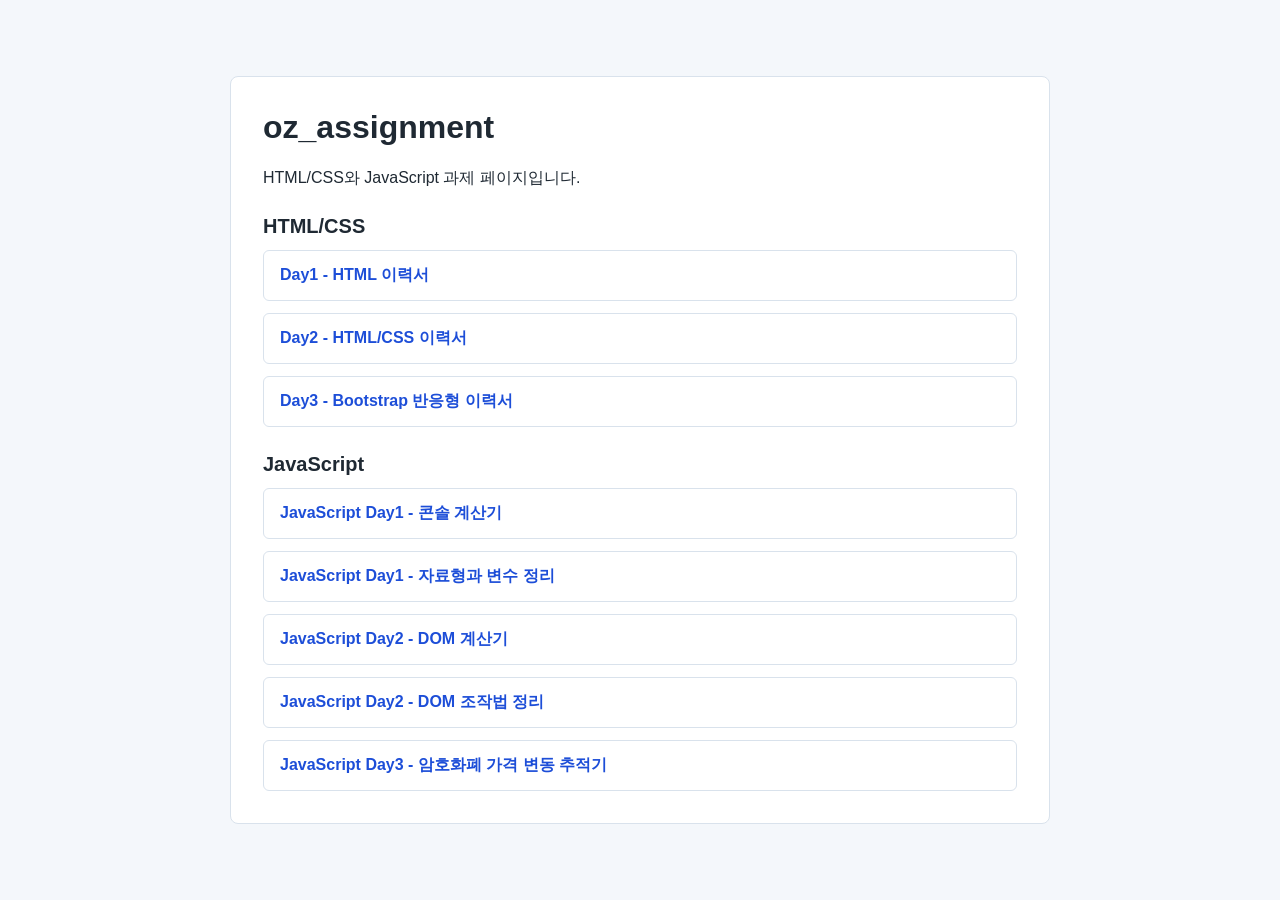
<file: index.html>
<!DOCTYPE html>
<html lang="ko">
<head>
    <meta charset="UTF-8">
    <meta name="viewport" content="width=device-width, initial-scale=1.0">
    <title>oz_assignment</title>
    <style>
        * {
            box-sizing: border-box;
        }

        body {
            margin: 0;
            min-height: 100vh;
            display: grid;
            place-items: center;
            padding: 24px;
            background: #f4f7fb;
            color: #1f2933;
            font-family: Arial, "Noto Sans KR", sans-serif;
        }

        main {
            width: min(820px, 100%);
            padding: 32px;
            border: 1px solid #d9e2ec;
            border-radius: 8px;
            background: #ffffff;
        }

        h1 {
            margin-top: 0;
        }

        .assignment-group {
            margin-top: 26px;
        }

        .assignment-group h2 {
            margin: 0 0 12px;
            font-size: 20px;
        }

        ul {
            display: grid;
            gap: 12px;
            padding: 0;
            margin: 0;
            list-style: none;
        }

        a {
            display: block;
            padding: 14px 16px;
            border: 1px solid #d9e2ec;
            border-radius: 6px;
            color: #1d4ed8;
            text-decoration: none;
            font-weight: 700;
        }

        a:hover {
            background: #edf4ff;
        }
    </style>
</head>
<body>
    <main>
        <h1>oz_assignment</h1>
        <p>HTML/CSS와 JavaScript 과제 페이지입니다.</p>

        <section class="assignment-group" aria-labelledby="html-css-title">
            <h2 id="html-css-title">HTML/CSS</h2>
            <ul>
                <li><a href="./HTML_CSS/day1/resume.html">Day1 - HTML 이력서</a></li>
                <li><a href="./HTML_CSS/day2/resume.html">Day2 - HTML/CSS 이력서</a></li>
                <li><a href="./HTML_CSS/day3/resume.html">Day3 - Bootstrap 반응형 이력서</a></li>
            </ul>
        </section>

        <section class="assignment-group" aria-labelledby="javascript-title">
            <h2 id="javascript-title">JavaScript</h2>
            <ul>
                <li><a href="./JavaScript/day1/index.html">JavaScript Day1 - 콘솔 계산기</a></li>
                <li><a href="./JavaScript/day1/blog.html">JavaScript Day1 - 자료형과 변수 정리</a></li>
                <li><a href="./JavaScript/day2/calculator.html">JavaScript Day2 - DOM 계산기</a></li>
                <li><a href="./JavaScript/day2/blog.html">JavaScript Day2 - DOM 조작법 정리</a></li>
                <li><a href="./JavaScript/day3/index.html">JavaScript Day3 - 암호화폐 가격 변동 추적기</a></li>
            </ul>
        </section>
    </main>
</body>
</html>
</file>
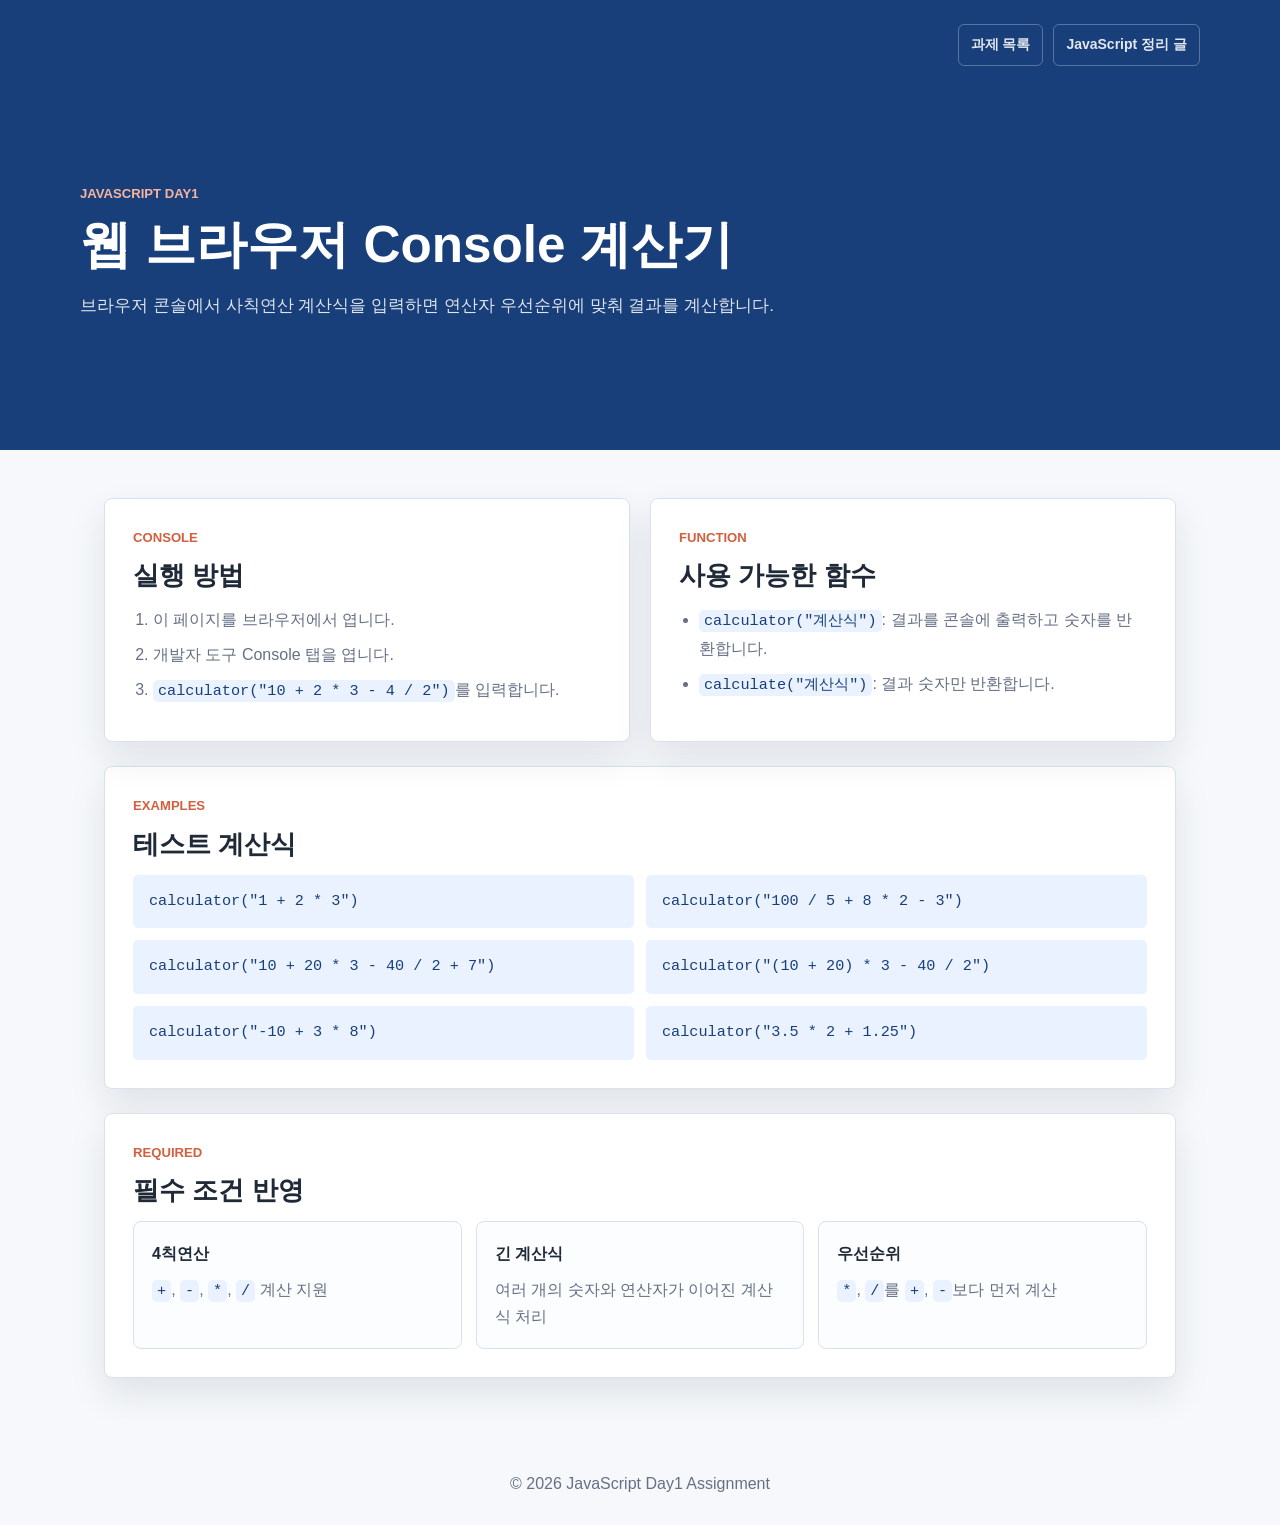
<file: JavaScript/day1/index.html>
<!DOCTYPE html>
<html lang="ko">
<head>
    <meta charset="UTF-8">
    <meta name="viewport" content="width=device-width, initial-scale=1.0">
    <title>JavaScript Day1 - 콘솔 계산기</title>
    <link rel="stylesheet" href="./style.css">
    <script src="./calculator.js" defer></script>
</head>
<body>
    <header class="page-header">
        <nav class="top-nav" aria-label="JavaScript Day1 메뉴">
            <a href="../../index.html">과제 목록</a>
            <a href="./blog.html">JavaScript 정리 글</a>
        </nav>

        <div class="header-content">
            <p class="kicker">JavaScript Day1</p>
            <h1>웹 브라우저 Console 계산기</h1>
            <p>
                브라우저 콘솔에서 사칙연산 계산식을 입력하면 연산자 우선순위에 맞춰 결과를 계산합니다.
            </p>
        </div>
    </header>

    <main>
        <section class="section-grid" aria-label="계산기 실행 방법과 요구사항">
            <article class="panel">
                <p class="section-label">Console</p>
                <h2>실행 방법</h2>
                <ol class="step-list">
                    <li>이 페이지를 브라우저에서 엽니다.</li>
                    <li>개발자 도구 Console 탭을 엽니다.</li>
                    <li><code>calculator("10 + 2 * 3 - 4 / 2")</code>를 입력합니다.</li>
                </ol>
            </article>

            <article class="panel">
                <p class="section-label">Function</p>
                <h2>사용 가능한 함수</h2>
                <ul class="check-list">
                    <li><code>calculator("계산식")</code>: 결과를 콘솔에 출력하고 숫자를 반환합니다.</li>
                    <li><code>calculate("계산식")</code>: 결과 숫자만 반환합니다.</li>
                </ul>
            </article>
        </section>

        <section class="section">
            <p class="section-label">Examples</p>
            <h2>테스트 계산식</h2>
            <div class="example-grid">
                <code>calculator("1 + 2 * 3")</code>
                <code>calculator("100 / 5 + 8 * 2 - 3")</code>
                <code>calculator("10 + 20 * 3 - 40 / 2 + 7")</code>
                <code>calculator("(10 + 20) * 3 - 40 / 2")</code>
                <code>calculator("-10 + 3 * 8")</code>
                <code>calculator("3.5 * 2 + 1.25")</code>
            </div>
        </section>

        <section class="section">
            <p class="section-label">Required</p>
            <h2>필수 조건 반영</h2>
            <div class="requirement-list">
                <article>
                    <strong>4칙연산</strong>
                    <span><code>+</code>, <code>-</code>, <code>*</code>, <code>/</code> 계산 지원</span>
                </article>
                <article>
                    <strong>긴 계산식</strong>
                    <span>여러 개의 숫자와 연산자가 이어진 계산식 처리</span>
                </article>
                <article>
                    <strong>우선순위</strong>
                    <span><code>*</code>, <code>/</code>를 <code>+</code>, <code>-</code>보다 먼저 계산</span>
                </article>
            </div>
        </section>
    </main>

    <footer>
        <p>&copy; 2026 JavaScript Day1 Assignment</p>
    </footer>
</body>
</html>
</file>
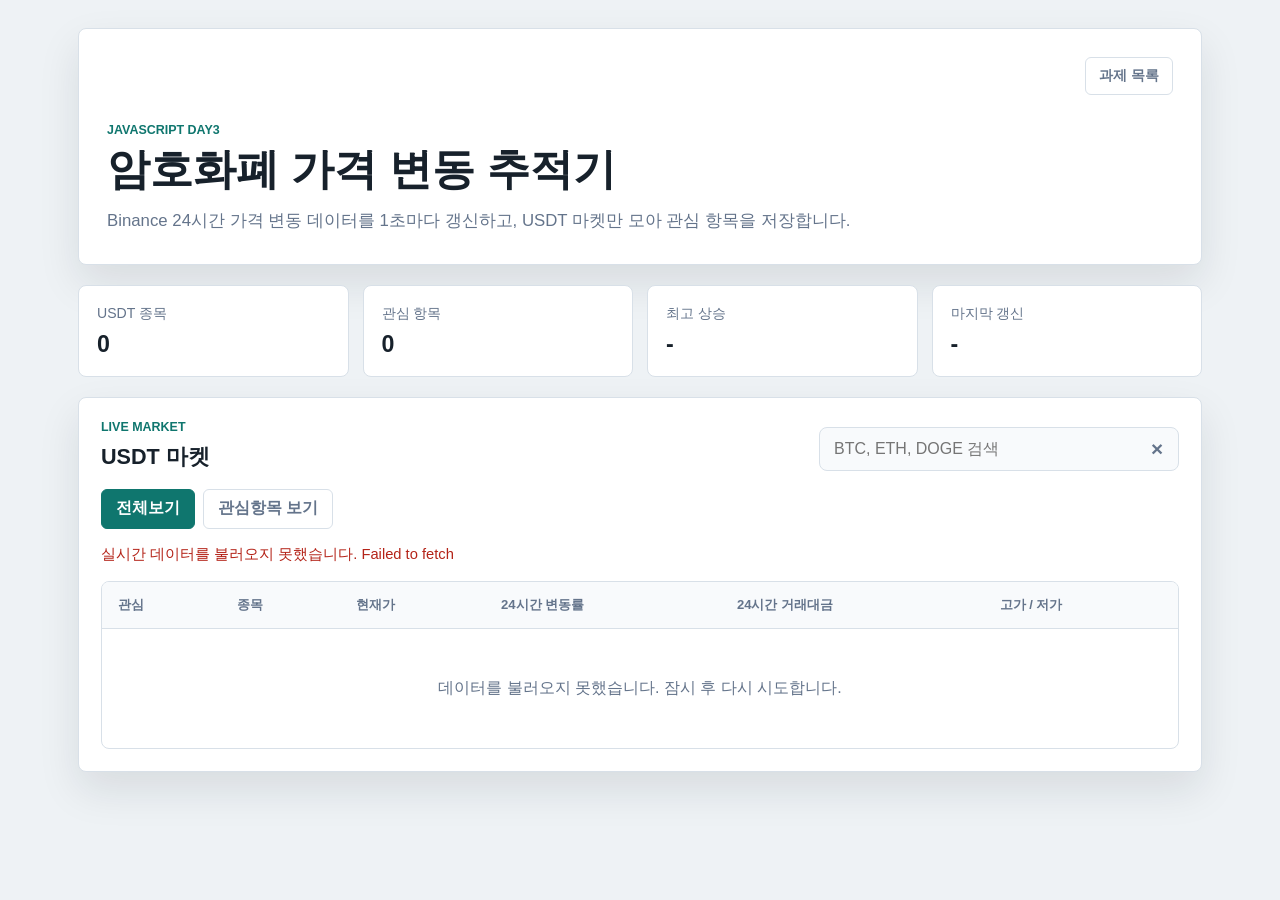
<file: JavaScript/day3/index.html>
<!DOCTYPE html>
<html lang="ko">
<head>
    <meta charset="UTF-8">
    <meta name="viewport" content="width=device-width, initial-scale=1.0">
    <title>JavaScript Day3 - 암호화폐 가격 변동 추적기</title>
    <link rel="stylesheet" href="./style.css">
    <script src="./crypto-tracker.js" defer></script>
</head>
<body>
    <main class="app-shell">
        <header class="app-header">
            <nav class="top-nav" aria-label="JavaScript Day3 메뉴">
                <a href="../../index.html">과제 목록</a>
            </nav>
            <div class="hero">
                <p class="eyebrow">JavaScript Day3</p>
                <h1>암호화폐 가격 변동 추적기</h1>
                <p>
                    Binance 24시간 가격 변동 데이터를 1초마다 갱신하고, USDT 마켓만 모아 관심 항목을 저장합니다.
                </p>
            </div>
        </header>

        <section class="summary-grid" aria-label="시장 요약">
            <article class="summary-card">
                <span class="summary-label">USDT 종목</span>
                <strong data-total-count>0</strong>
            </article>
            <article class="summary-card">
                <span class="summary-label">관심 항목</span>
                <strong data-favorite-count>0</strong>
            </article>
            <article class="summary-card">
                <span class="summary-label">최고 상승</span>
                <strong data-top-gainer>-</strong>
            </article>
            <article class="summary-card">
                <span class="summary-label">마지막 갱신</span>
                <strong data-updated-at>-</strong>
            </article>
        </section>

        <section class="market-panel" aria-labelledby="market-title">
            <div class="panel-toolbar">
                <div>
                    <p class="eyebrow">Live Market</p>
                    <h2 id="market-title">USDT 마켓</h2>
                </div>

                <label class="search-box">
                    <span class="sr-only">암호화폐 검색</span>
                    <input type="search" data-search-input placeholder="BTC, ETH, DOGE 검색">
                    <button type="button" data-clear-search aria-label="검색어 지우기">×</button>
                </label>
            </div>

            <div class="tab-list" role="tablist" aria-label="목록 보기 방식">
                <button class="tab-button active" type="button" data-tab="all" role="tab" aria-selected="true">전체보기</button>
                <button class="tab-button" type="button" data-tab="favorites" role="tab" aria-selected="false">관심항목 보기</button>
            </div>

            <p class="status-line" data-status>데이터를 불러오는 중입니다.</p>

            <div class="table-wrap">
                <table>
                    <thead>
                        <tr>
                            <th scope="col">관심</th>
                            <th scope="col">종목</th>
                            <th scope="col">현재가</th>
                            <th scope="col">24시간 변동률</th>
                            <th scope="col">24시간 거래대금</th>
                            <th scope="col">고가 / 저가</th>
                        </tr>
                    </thead>
                    <tbody data-market-list>
                        <tr>
                            <td colspan="6" class="empty-cell">데이터를 기다리고 있습니다.</td>
                        </tr>
                    </tbody>
                </table>
            </div>
        </section>
    </main>
</body>
</html>
</file>
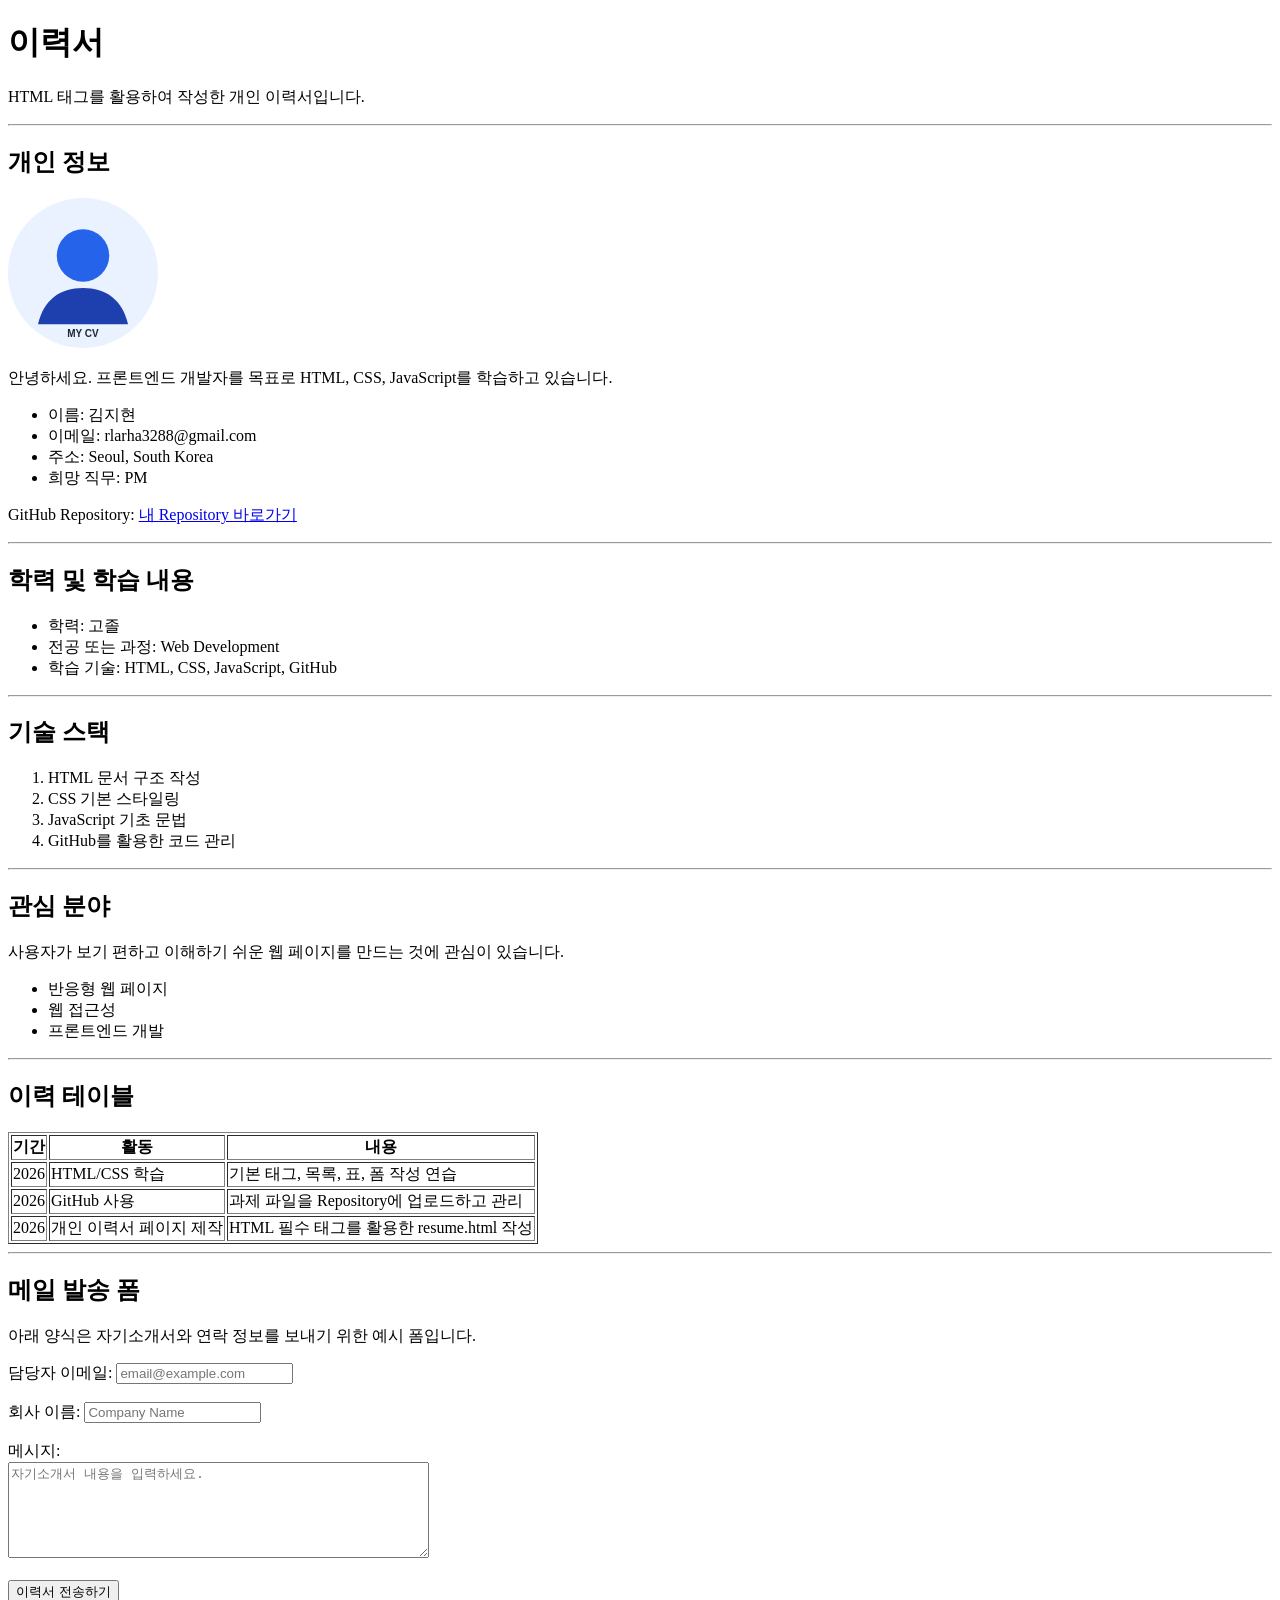
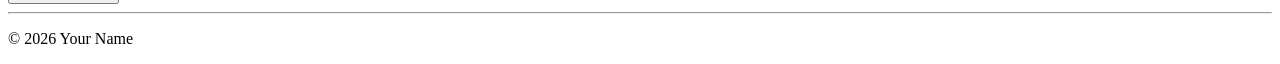
<file: HTML_CSS/day1/resume.html>
<!DOCTYPE html>
<html lang="ko">
<head>
    <meta charset="UTF-8">
    <meta name="viewport" content="width=device-width, initial-scale=1.0">
    <title>Resume</title>
</head>
<body>
    <header>
        <h1>이력서</h1>
        <p>HTML 태그를 활용하여 작성한 개인 이력서입니다.</p>
    </header>

    <hr>

    <main>
        <section>
            <h2>개인 정보</h2>
            <img src="./assets/profile-placeholder.svg" alt="프로필 이미지" width="150">
            <p>안녕하세요. 프론트엔드 개발자를 목표로 HTML, CSS, JavaScript를 학습하고 있습니다.</p>

            <ul>
                <li>이름: 김지현</li>
                <li>이메일: rlarha3288@gmail.com</li>
                <li>주소: Seoul, South Korea</li>
                <li>희망 직무: PM</li>
            </ul>

            <p>
                GitHub Repository:
                <a href="https://github.com/UnknownUserKR/oz-ai-05/tree/main" target="_blank">
                    내 Repository 바로가기
                </a>
            </p>
        </section>

        <hr>

        <section>
            <h2>학력 및 학습 내용</h2>
            <ul>
                <li>학력: 고졸</li>
                <li>전공 또는 과정: Web Development</li>
                <li>학습 기술: HTML, CSS, JavaScript, GitHub</li>
            </ul>
        </section>

        <hr>

        <section>
            <h2>기술 스택</h2>
            <ol>
                <li>HTML 문서 구조 작성</li>
                <li>CSS 기본 스타일링</li>
                <li>JavaScript 기초 문법</li>
                <li>GitHub를 활용한 코드 관리</li>
            </ol>
        </section>

        <hr>

        <section>
            <h2>관심 분야</h2>
            <p>사용자가 보기 편하고 이해하기 쉬운 웹 페이지를 만드는 것에 관심이 있습니다.</p>
            <ul>
                <li>반응형 웹 페이지</li>
                <li>웹 접근성</li>
                <li>프론트엔드 개발</li>
            </ul>
        </section>

        <hr>

        <section>
            <h2>이력 테이블</h2>
            <table border="1">
                <thead>
                    <tr>
                        <th>기간</th>
                        <th>활동</th>
                        <th>내용</th>
                    </tr>
                </thead>
                <tbody>
                    <tr>
                        <td>2026</td>
                        <td>HTML/CSS 학습</td>
                        <td>기본 태그, 목록, 표, 폼 작성 연습</td>
                    </tr>
                    <tr>
                        <td>2026</td>
                        <td>GitHub 사용</td>
                        <td>과제 파일을 Repository에 업로드하고 관리</td>
                    </tr>
                    <tr>
                        <td>2026</td>
                        <td>개인 이력서 페이지 제작</td>
                        <td>HTML 필수 태그를 활용한 resume.html 작성</td>
                    </tr>
                </tbody>
            </table>
        </section>

        <hr>

        <section>
            <h2>메일 발송 폼</h2>
            <p>아래 양식은 자기소개서와 연락 정보를 보내기 위한 예시 폼입니다.</p>

            <form>
                <label for="manager-email">담당자 이메일:</label>
                <input type="email" id="manager-email" name="manager-email" placeholder="email@example.com">
                <br><br>

                <label for="company-name">회사 이름:</label>
                <input type="text" id="company-name" name="company-name" placeholder="Company Name">
                <br><br>

                <label for="message">메시지:</label>
                <br>
                <textarea id="message" name="message" rows="6" cols="50" placeholder="자기소개서 내용을 입력하세요."></textarea>
                <br><br>

                <button type="submit">이력서 전송하기</button>
            </form>
        </section>
    </main>

    <hr>

    <footer>
        <p>&copy; 2026 Your Name</p>
    </footer>
</body>
</html>
</file>
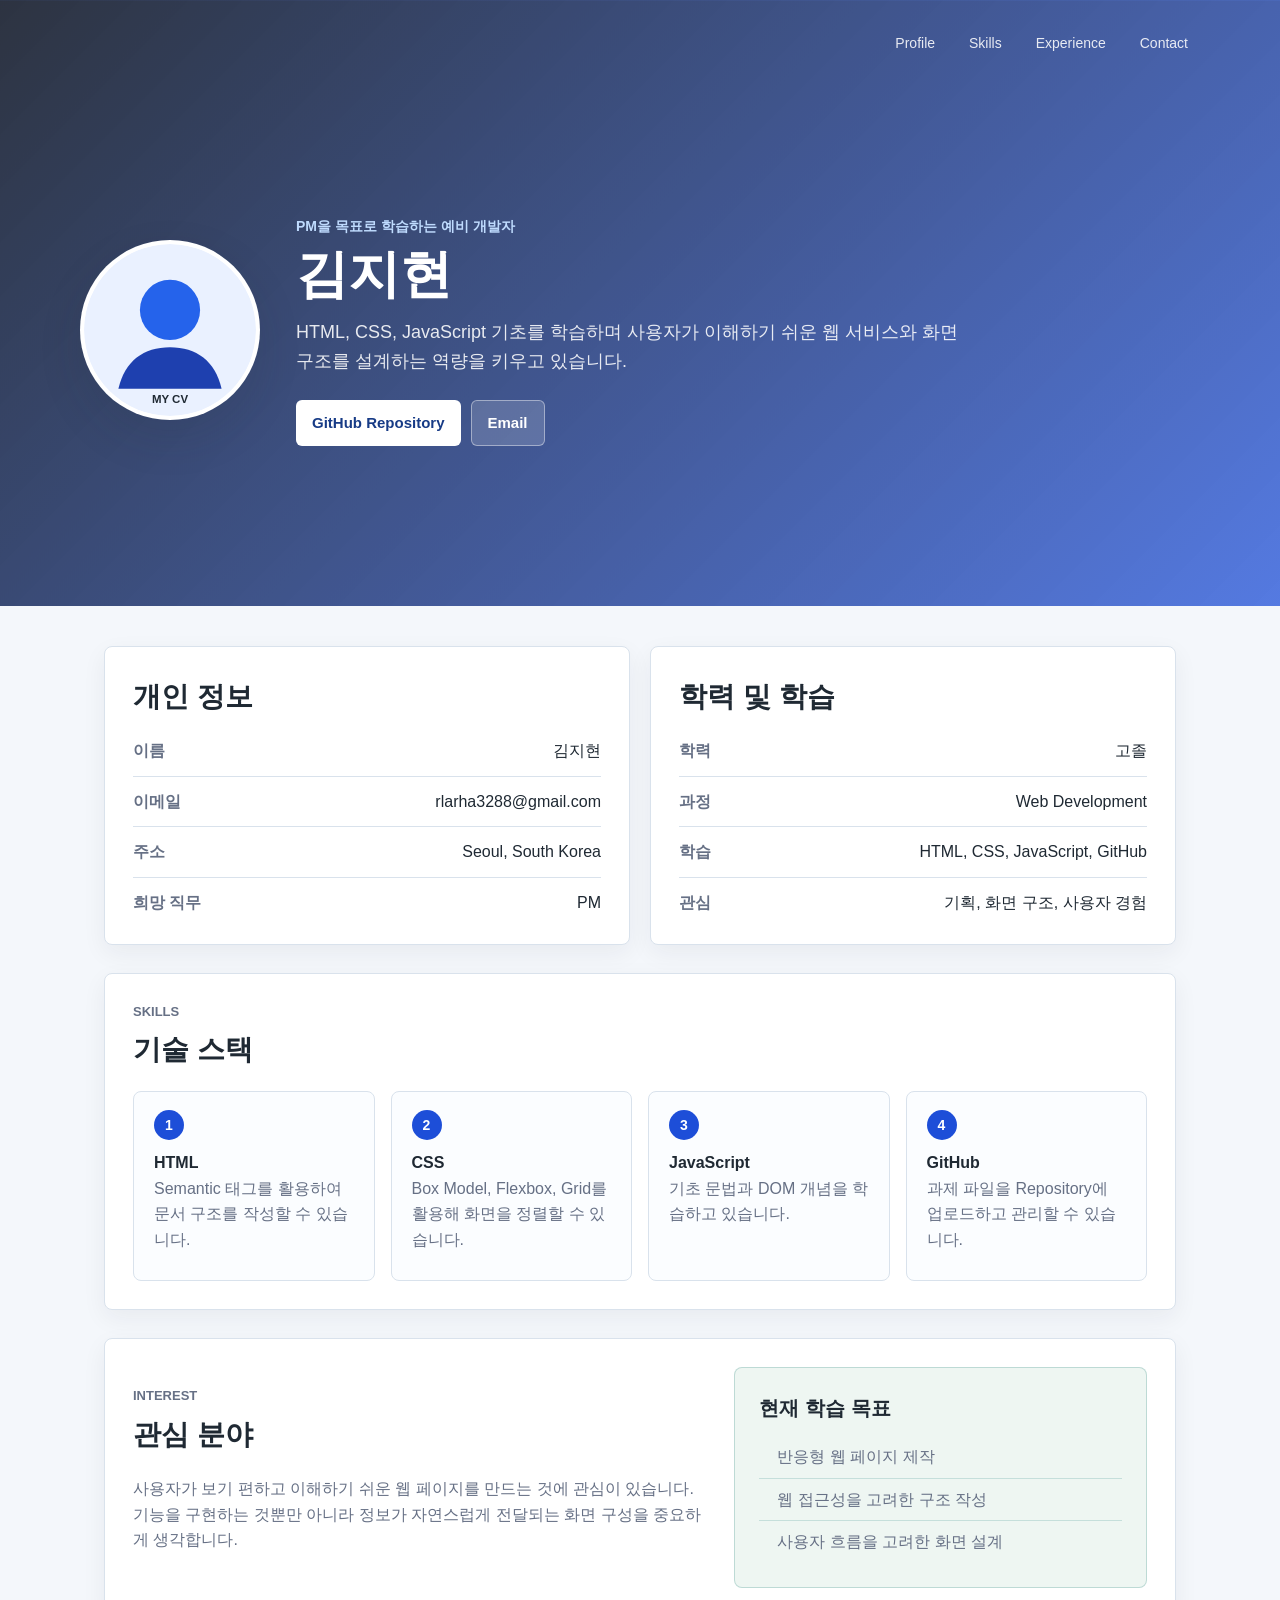
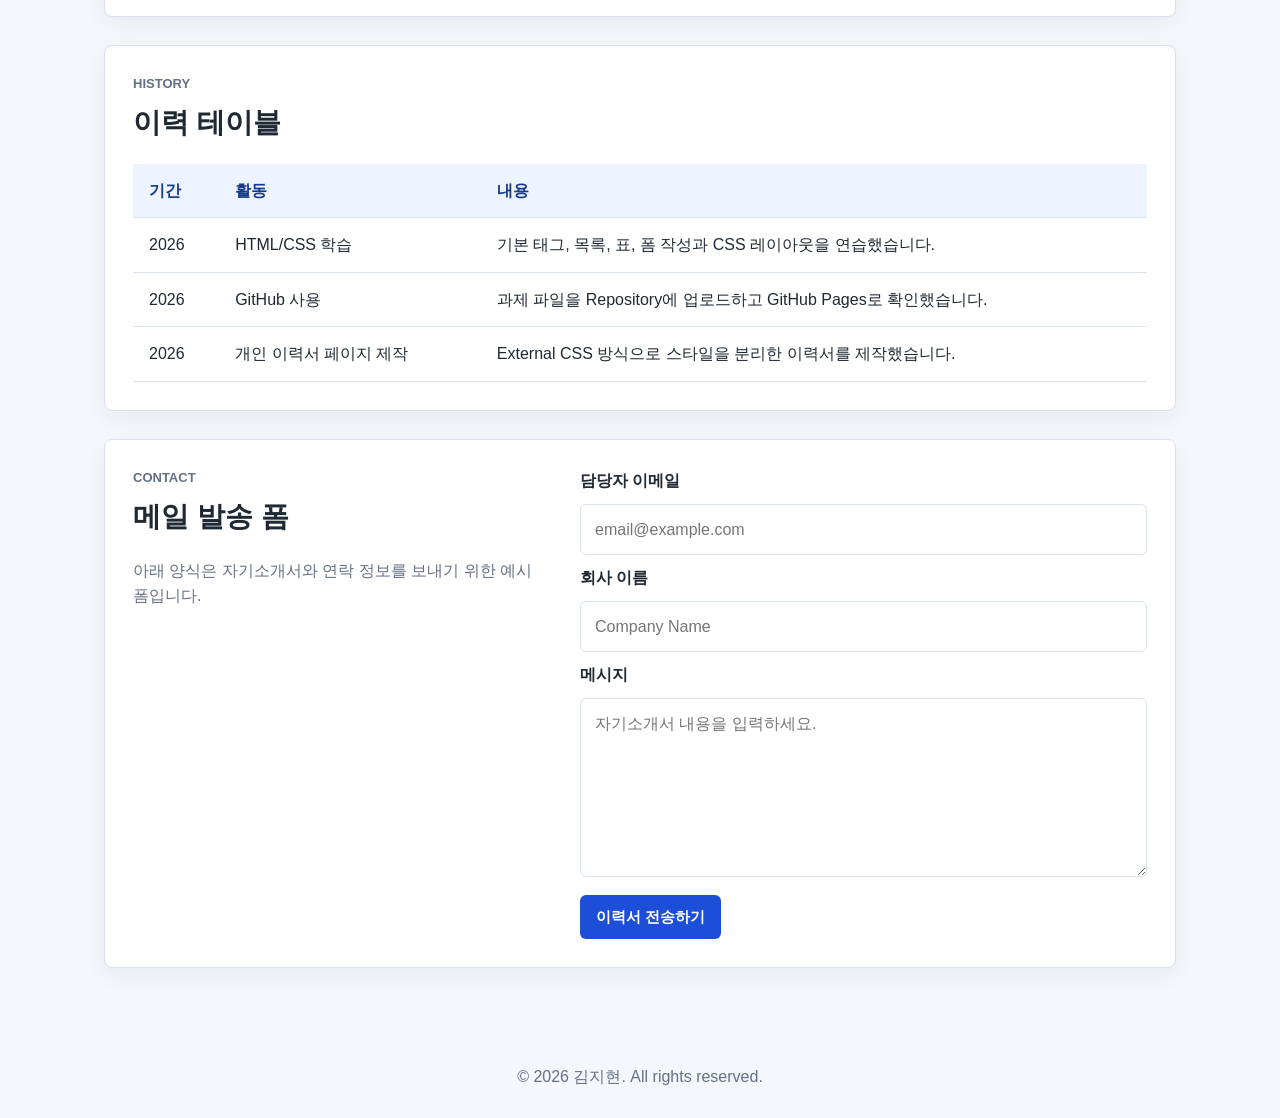
<file: HTML_CSS/day2/resume.html>
<!DOCTYPE html>
<html lang="ko">
<head>
    <meta charset="UTF-8">
    <meta name="viewport" content="width=device-width, initial-scale=1.0">
    <title>김지현 이력서</title>
    <link rel="stylesheet" href="./resume_style.css">
</head>
<body>
    <header class="site-header">
        <nav class="nav" aria-label="이력서 메뉴">
            <a href="#profile">Profile</a>
            <a href="#skills">Skills</a>
            <a href="#experience">Experience</a>
            <a href="#contact">Contact</a>
        </nav>

        <section class="hero" id="profile">
            <img class="profile-image" src="./assets/profile-placeholder.svg" alt="김지현 프로필 이미지">
            <div class="hero-text">
                <p class="eyebrow">PM을 목표로 학습하는 예비 개발자</p>
                <h1>김지현</h1>
                <p>
                    HTML, CSS, JavaScript 기초를 학습하며 사용자가 이해하기 쉬운 웹 서비스와
                    화면 구조를 설계하는 역량을 키우고 있습니다.
                </p>
                <div class="hero-links">
                    <a href="https://github.com/KimPooh/oz_assignment" target="_blank" rel="noreferrer">GitHub Repository</a>
                    <a href="mailto:rlarha3288@gmail.com">Email</a>
                </div>
            </div>
        </section>
    </header>

    <main>
        <section class="section card-grid" aria-label="개인 정보와 학력">
            <article class="card">
                <h2>개인 정보</h2>
                <ul class="info-list">
                    <li><strong>이름</strong><span>김지현</span></li>
                    <li><strong>이메일</strong><span>rlarha3288@gmail.com</span></li>
                    <li><strong>주소</strong><span>Seoul, South Korea</span></li>
                    <li><strong>희망 직무</strong><span>PM</span></li>
                </ul>
            </article>

            <article class="card">
                <h2>학력 및 학습</h2>
                <ul class="info-list">
                    <li><strong>학력</strong><span>고졸</span></li>
                    <li><strong>과정</strong><span>Web Development</span></li>
                    <li><strong>학습</strong><span>HTML, CSS, JavaScript, GitHub</span></li>
                    <li><strong>관심</strong><span>기획, 화면 구조, 사용자 경험</span></li>
                </ul>
            </article>
        </section>

        <section class="section" id="skills">
            <div class="section-title">
                <p>Skills</p>
                <h2>기술 스택</h2>
            </div>

            <ol class="skill-list">
                <li>
                    <strong>HTML</strong>
                    <span>Semantic 태그를 활용하여 문서 구조를 작성할 수 있습니다.</span>
                </li>
                <li>
                    <strong>CSS</strong>
                    <span>Box Model, Flexbox, Grid를 활용해 화면을 정렬할 수 있습니다.</span>
                </li>
                <li>
                    <strong>JavaScript</strong>
                    <span>기초 문법과 DOM 개념을 학습하고 있습니다.</span>
                </li>
                <li>
                    <strong>GitHub</strong>
                    <span>과제 파일을 Repository에 업로드하고 관리할 수 있습니다.</span>
                </li>
            </ol>
        </section>

        <section class="section split-section">
            <article>
                <div class="section-title">
                    <p>Interest</p>
                    <h2>관심 분야</h2>
                </div>
                <p>
                    사용자가 보기 편하고 이해하기 쉬운 웹 페이지를 만드는 것에 관심이 있습니다.
                    기능을 구현하는 것뿐만 아니라 정보가 자연스럽게 전달되는 화면 구성을 중요하게 생각합니다.
                </p>
            </article>

            <article class="highlight-box">
                <h3>현재 학습 목표</h3>
                <ul>
                    <li>반응형 웹 페이지 제작</li>
                    <li>웹 접근성을 고려한 구조 작성</li>
                    <li>사용자 흐름을 고려한 화면 설계</li>
                </ul>
            </article>
        </section>

        <section class="section" id="experience">
            <div class="section-title">
                <p>History</p>
                <h2>이력 테이블</h2>
            </div>

            <div class="table-wrap">
                <table>
                    <thead>
                        <tr>
                            <th>기간</th>
                            <th>활동</th>
                            <th>내용</th>
                        </tr>
                    </thead>
                    <tbody>
                        <tr>
                            <td>2026</td>
                            <td>HTML/CSS 학습</td>
                            <td>기본 태그, 목록, 표, 폼 작성과 CSS 레이아웃을 연습했습니다.</td>
                        </tr>
                        <tr>
                            <td>2026</td>
                            <td>GitHub 사용</td>
                            <td>과제 파일을 Repository에 업로드하고 GitHub Pages로 확인했습니다.</td>
                        </tr>
                        <tr>
                            <td>2026</td>
                            <td>개인 이력서 페이지 제작</td>
                            <td>External CSS 방식으로 스타일을 분리한 이력서를 제작했습니다.</td>
                        </tr>
                    </tbody>
                </table>
            </div>
        </section>

        <section class="section contact-section" id="contact">
            <div>
                <div class="section-title">
                    <p>Contact</p>
                    <h2>메일 발송 폼</h2>
                </div>
                <p>아래 양식은 자기소개서와 연락 정보를 보내기 위한 예시 폼입니다.</p>
            </div>

            <form class="contact-form">
                <label for="manager-email">담당자 이메일</label>
                <input type="email" id="manager-email" name="manager-email" placeholder="email@example.com">

                <label for="company-name">회사 이름</label>
                <input type="text" id="company-name" name="company-name" placeholder="Company Name">

                <label for="message">메시지</label>
                <textarea id="message" name="message" rows="6" placeholder="자기소개서 내용을 입력하세요."></textarea>

                <button type="submit">이력서 전송하기</button>
            </form>
        </section>
    </main>

    <footer>
        <p>&copy; 2026 김지현. All rights reserved.</p>
    </footer>
</body>
</html>
</file>
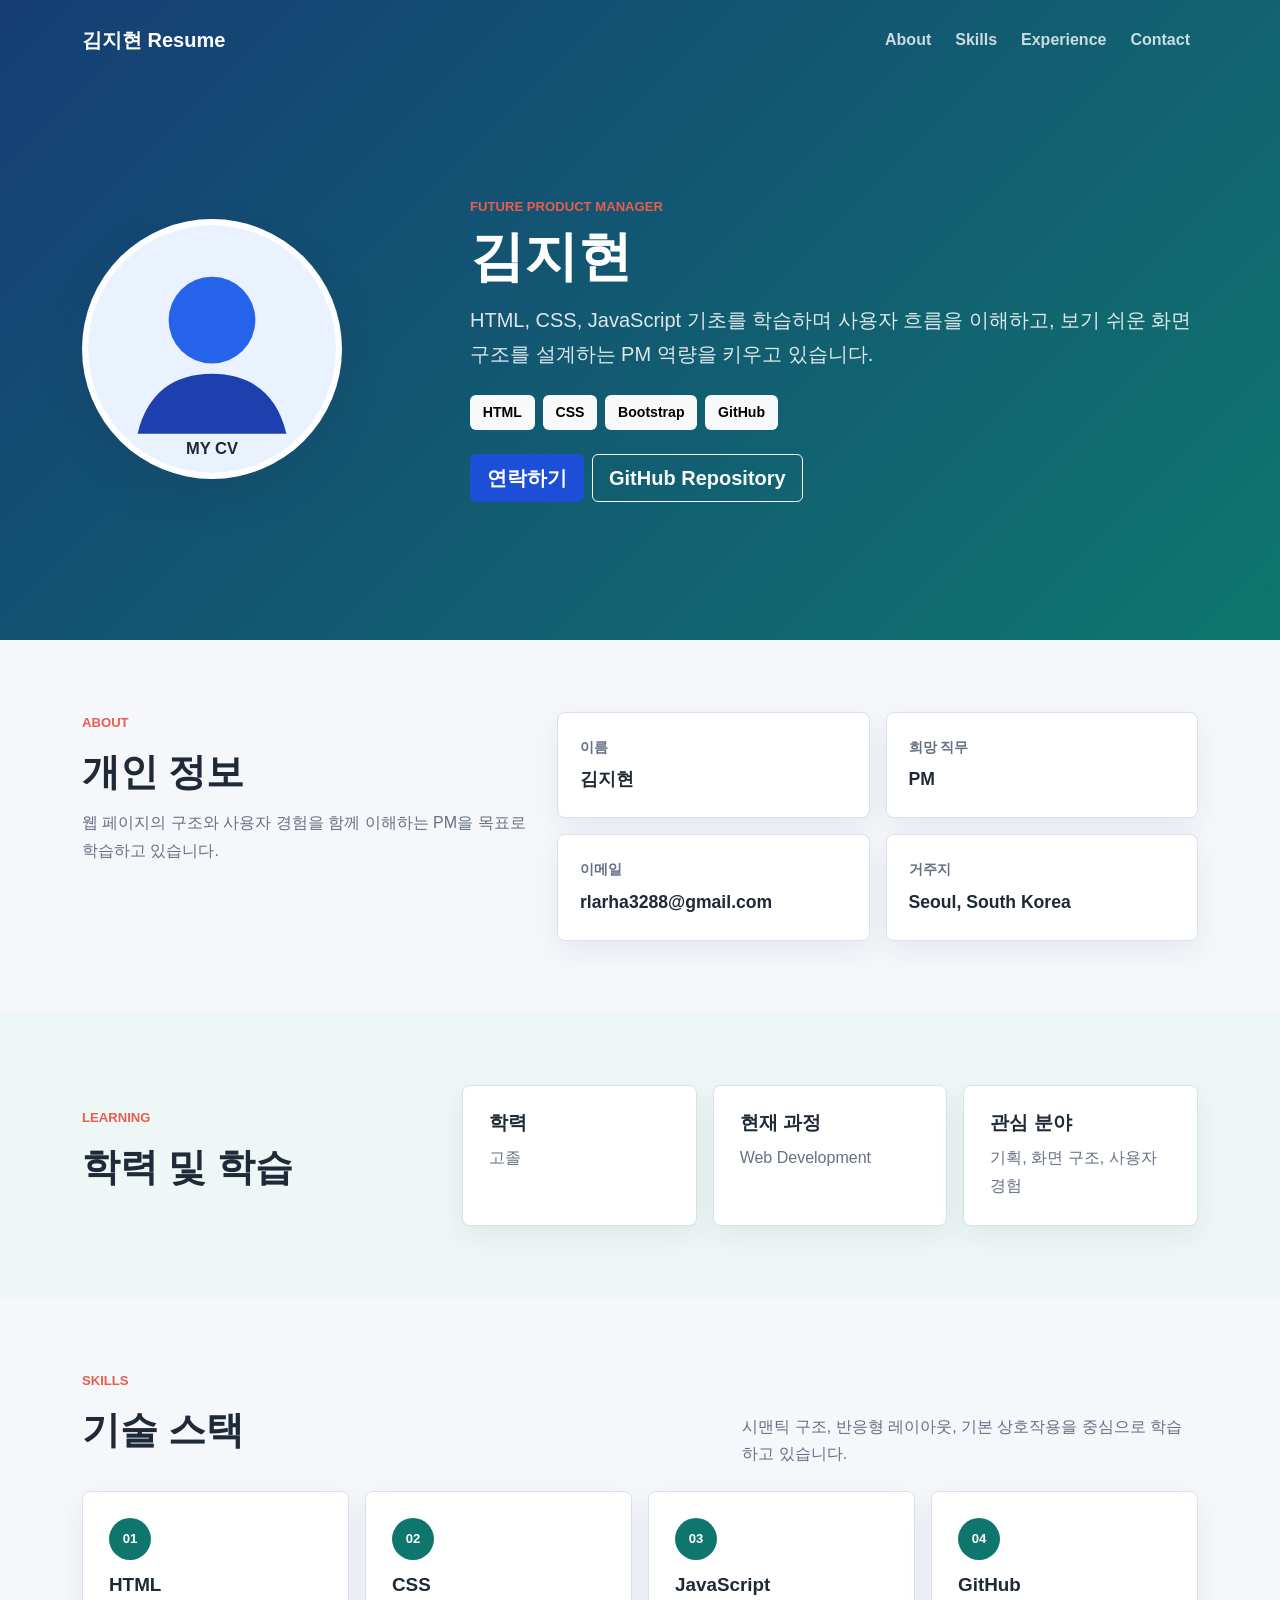
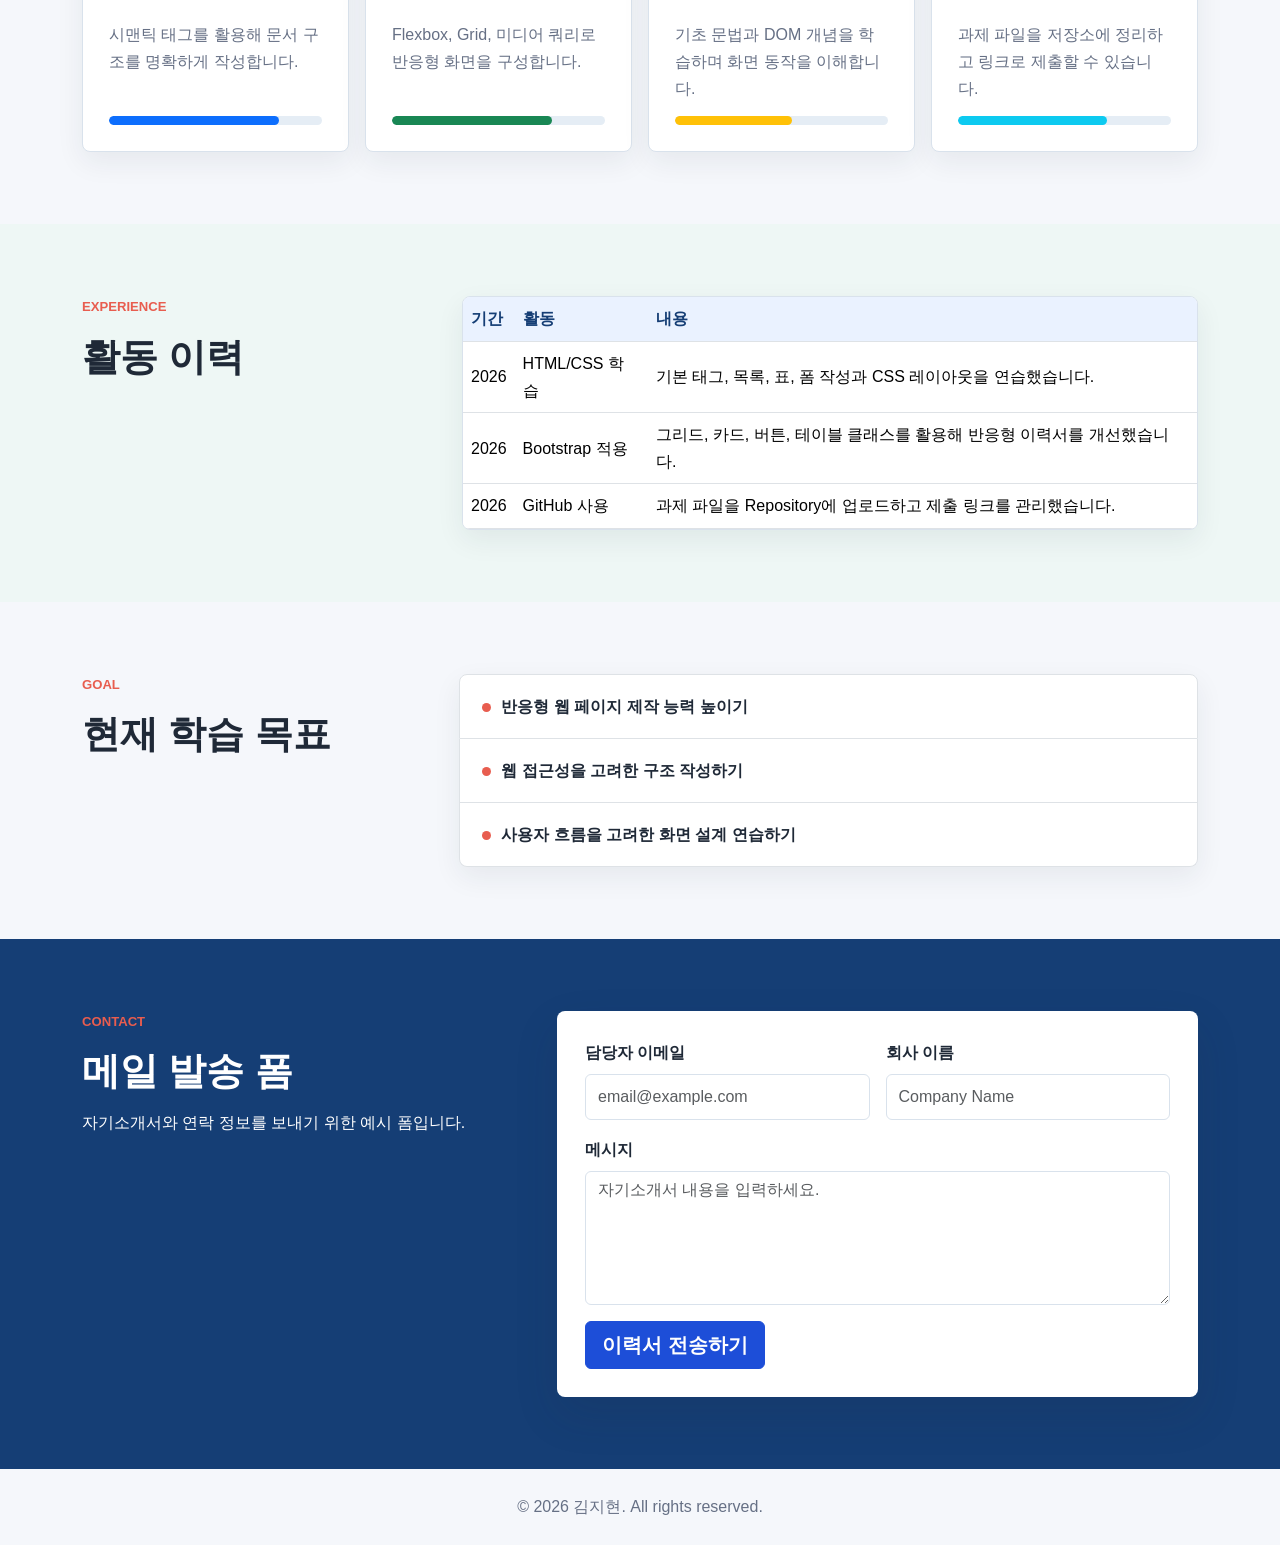
<file: HTML_CSS/day3/resume.html>
<!DOCTYPE html>
<html lang="ko">
<head>
    <meta charset="UTF-8">
    <meta name="viewport" content="width=device-width, initial-scale=1.0">
    <title>김지현 반응형 이력서</title>
    <link href="https://cdn.jsdelivr.net/npm/bootstrap@5.3.3/dist/css/bootstrap.min.css" rel="stylesheet">
    <link rel="stylesheet" href="./resume_style.css">
</head>
<body>
    <header class="site-header" id="profile">
        <nav class="navbar navbar-expand-lg navbar-dark">
            <div class="container">
                <a class="navbar-brand fw-bold" href="#profile">김지현 Resume</a>
                <button class="navbar-toggler" type="button" data-bs-toggle="collapse" data-bs-target="#resumeNav" aria-controls="resumeNav" aria-expanded="false" aria-label="메뉴 열기">
                    <span class="navbar-toggler-icon"></span>
                </button>
                <div class="collapse navbar-collapse" id="resumeNav">
                    <ul class="navbar-nav ms-auto gap-lg-2">
                        <li class="nav-item"><a class="nav-link" href="#about">About</a></li>
                        <li class="nav-item"><a class="nav-link" href="#skills">Skills</a></li>
                        <li class="nav-item"><a class="nav-link" href="#experience">Experience</a></li>
                        <li class="nav-item"><a class="nav-link" href="#contact">Contact</a></li>
                    </ul>
                </div>
            </div>
        </nav>

        <section class="hero-section">
            <div class="container">
                <div class="row align-items-center g-4 g-lg-5">
                    <div class="col-lg-4 text-center text-lg-start">
                        <img class="profile-photo" src="./assets/profile-placeholder.svg" alt="김지현 프로필 이미지">
                    </div>
                    <div class="col-lg-8">
                        <p class="eyebrow mb-2">Future Product Manager</p>
                        <h1 class="display-4 fw-bold mb-3">김지현</h1>
                        <p class="lead hero-copy mb-4">
                            HTML, CSS, JavaScript 기초를 학습하며 사용자 흐름을 이해하고,
                            보기 쉬운 화면 구조를 설계하는 PM 역량을 키우고 있습니다.
                        </p>
                        <div class="d-flex flex-wrap gap-2 mb-4">
                            <span class="badge text-bg-light">HTML</span>
                            <span class="badge text-bg-light">CSS</span>
                            <span class="badge text-bg-light">Bootstrap</span>
                            <span class="badge text-bg-light">GitHub</span>
                        </div>
                        <div class="d-flex flex-column flex-sm-row gap-2">
                            <a class="btn btn-primary btn-lg" href="#contact">연락하기</a>
                            <a class="btn btn-outline-light btn-lg" href="https://github.com/KimPooh/oz_assignment" target="_blank" rel="noreferrer">GitHub Repository</a>
                        </div>
                    </div>
                </div>
            </div>
        </section>
    </header>

    <main>
        <section class="section-block" id="about">
            <div class="container">
                <div class="row g-4">
                    <div class="col-lg-5">
                        <p class="section-kicker">About</p>
                        <h2 class="section-title">개인 정보</h2>
                        <p class="section-copy">
                            웹 페이지의 구조와 사용자 경험을 함께 이해하는 PM을 목표로 학습하고 있습니다.
                        </p>
                    </div>
                    <div class="col-lg-7">
                        <div class="row g-3">
                            <div class="col-md-6">
                                <article class="info-card h-100">
                                    <span>이름</span>
                                    <strong>김지현</strong>
                                </article>
                            </div>
                            <div class="col-md-6">
                                <article class="info-card h-100">
                                    <span>희망 직무</span>
                                    <strong>PM</strong>
                                </article>
                            </div>
                            <div class="col-md-6">
                                <article class="info-card h-100">
                                    <span>이메일</span>
                                    <strong>rlarha3288@gmail.com</strong>
                                </article>
                            </div>
                            <div class="col-md-6">
                                <article class="info-card h-100">
                                    <span>거주지</span>
                                    <strong>Seoul, South Korea</strong>
                                </article>
                            </div>
                        </div>
                    </div>
                </div>
            </div>
        </section>

        <section class="section-block section-soft" aria-labelledby="learning-title">
            <div class="container">
                <div class="row align-items-center g-4">
                    <div class="col-lg-4">
                        <p class="section-kicker">Learning</p>
                        <h2 class="section-title" id="learning-title">학력 및 학습</h2>
                    </div>
                    <div class="col-lg-8">
                        <div class="row row-cols-1 row-cols-md-3 g-3">
                            <div class="col">
                                <article class="learning-card h-100">
                                    <h3>학력</h3>
                                    <p>고졸</p>
                                </article>
                            </div>
                            <div class="col">
                                <article class="learning-card h-100">
                                    <h3>현재 과정</h3>
                                    <p>Web Development</p>
                                </article>
                            </div>
                            <div class="col">
                                <article class="learning-card h-100">
                                    <h3>관심 분야</h3>
                                    <p>기획, 화면 구조, 사용자 경험</p>
                                </article>
                            </div>
                        </div>
                    </div>
                </div>
            </div>
        </section>

        <section class="section-block" id="skills">
            <div class="container">
                <div class="row justify-content-between align-items-end g-3 mb-4">
                    <div class="col-lg-7">
                        <p class="section-kicker">Skills</p>
                        <h2 class="section-title">기술 스택</h2>
                    </div>
                    <div class="col-lg-5">
                        <p class="section-copy mb-0">
                            시맨틱 구조, 반응형 레이아웃, 기본 상호작용을 중심으로 학습하고 있습니다.
                        </p>
                    </div>
                </div>

                <div class="row g-3">
                    <div class="col-md-6 col-xl-3">
                        <article class="skill-card h-100">
                            <div class="skill-icon">01</div>
                            <h3>HTML</h3>
                            <p>시맨틱 태그를 활용해 문서 구조를 명확하게 작성합니다.</p>
                            <div class="progress" role="progressbar" aria-label="HTML 숙련도" aria-valuenow="80" aria-valuemin="0" aria-valuemax="100">
                                <div class="progress-bar" style="width: 80%"></div>
                            </div>
                        </article>
                    </div>
                    <div class="col-md-6 col-xl-3">
                        <article class="skill-card h-100">
                            <div class="skill-icon">02</div>
                            <h3>CSS</h3>
                            <p>Flexbox, Grid, 미디어 쿼리로 반응형 화면을 구성합니다.</p>
                            <div class="progress" role="progressbar" aria-label="CSS 숙련도" aria-valuenow="75" aria-valuemin="0" aria-valuemax="100">
                                <div class="progress-bar bg-success" style="width: 75%"></div>
                            </div>
                        </article>
                    </div>
                    <div class="col-md-6 col-xl-3">
                        <article class="skill-card h-100">
                            <div class="skill-icon">03</div>
                            <h3>JavaScript</h3>
                            <p>기초 문법과 DOM 개념을 학습하며 화면 동작을 이해합니다.</p>
                            <div class="progress" role="progressbar" aria-label="JavaScript 숙련도" aria-valuenow="55" aria-valuemin="0" aria-valuemax="100">
                                <div class="progress-bar bg-warning" style="width: 55%"></div>
                            </div>
                        </article>
                    </div>
                    <div class="col-md-6 col-xl-3">
                        <article class="skill-card h-100">
                            <div class="skill-icon">04</div>
                            <h3>GitHub</h3>
                            <p>과제 파일을 저장소에 정리하고 링크로 제출할 수 있습니다.</p>
                            <div class="progress" role="progressbar" aria-label="GitHub 숙련도" aria-valuenow="70" aria-valuemin="0" aria-valuemax="100">
                                <div class="progress-bar bg-info" style="width: 70%"></div>
                            </div>
                        </article>
                    </div>
                </div>
            </div>
        </section>

        <section class="section-block section-soft" id="experience">
            <div class="container">
                <div class="row g-4">
                    <div class="col-lg-4">
                        <p class="section-kicker">Experience</p>
                        <h2 class="section-title">활동 이력</h2>
                    </div>
                    <div class="col-lg-8">
                        <div class="table-responsive resume-table">
                            <table class="table table-hover align-middle mb-0">
                                <thead>
                                    <tr>
                                        <th scope="col">기간</th>
                                        <th scope="col">활동</th>
                                        <th scope="col">내용</th>
                                    </tr>
                                </thead>
                                <tbody>
                                    <tr>
                                        <td>2026</td>
                                        <td>HTML/CSS 학습</td>
                                        <td>기본 태그, 목록, 표, 폼 작성과 CSS 레이아웃을 연습했습니다.</td>
                                    </tr>
                                    <tr>
                                        <td>2026</td>
                                        <td>Bootstrap 적용</td>
                                        <td>그리드, 카드, 버튼, 테이블 클래스를 활용해 반응형 이력서를 개선했습니다.</td>
                                    </tr>
                                    <tr>
                                        <td>2026</td>
                                        <td>GitHub 사용</td>
                                        <td>과제 파일을 Repository에 업로드하고 제출 링크를 관리했습니다.</td>
                                    </tr>
                                </tbody>
                            </table>
                        </div>
                    </div>
                </div>
            </div>
        </section>

        <section class="section-block" aria-labelledby="goals-title">
            <div class="container">
                <div class="row g-3">
                    <div class="col-lg-4">
                        <p class="section-kicker">Goal</p>
                        <h2 class="section-title" id="goals-title">현재 학습 목표</h2>
                    </div>
                    <div class="col-lg-8">
                        <div class="list-group goal-list">
                            <div class="list-group-item">반응형 웹 페이지 제작 능력 높이기</div>
                            <div class="list-group-item">웹 접근성을 고려한 구조 작성하기</div>
                            <div class="list-group-item">사용자 흐름을 고려한 화면 설계 연습하기</div>
                        </div>
                    </div>
                </div>
            </div>
        </section>

        <section class="section-block contact-block" id="contact">
            <div class="container">
                <div class="row g-4 align-items-start">
                    <div class="col-lg-5">
                        <p class="section-kicker">Contact</p>
                        <h2 class="section-title">메일 발송 폼</h2>
                        <p class="section-copy">
                            자기소개서와 연락 정보를 보내기 위한 예시 폼입니다.
                        </p>
                    </div>
                    <div class="col-lg-7">
                        <form class="contact-form">
                            <div class="row g-3">
                                <div class="col-md-6">
                                    <label class="form-label" for="manager-email">담당자 이메일</label>
                                    <input class="form-control" type="email" id="manager-email" name="manager-email" placeholder="email@example.com">
                                </div>
                                <div class="col-md-6">
                                    <label class="form-label" for="company-name">회사 이름</label>
                                    <input class="form-control" type="text" id="company-name" name="company-name" placeholder="Company Name">
                                </div>
                                <div class="col-12">
                                    <label class="form-label" for="message">메시지</label>
                                    <textarea class="form-control" id="message" name="message" rows="5" placeholder="자기소개서 내용을 입력하세요."></textarea>
                                </div>
                                <div class="col-12">
                                    <button class="btn btn-primary btn-lg" type="submit">이력서 전송하기</button>
                                </div>
                            </div>
                        </form>
                    </div>
                </div>
            </div>
        </section>
    </main>

    <footer class="py-4 text-center">
        <p class="mb-0">&copy; 2026 김지현. All rights reserved.</p>
    </footer>

    <script src="https://cdn.jsdelivr.net/npm/bootstrap@5.3.3/dist/js/bootstrap.bundle.min.js"></script>
</body>
</html>
</file>
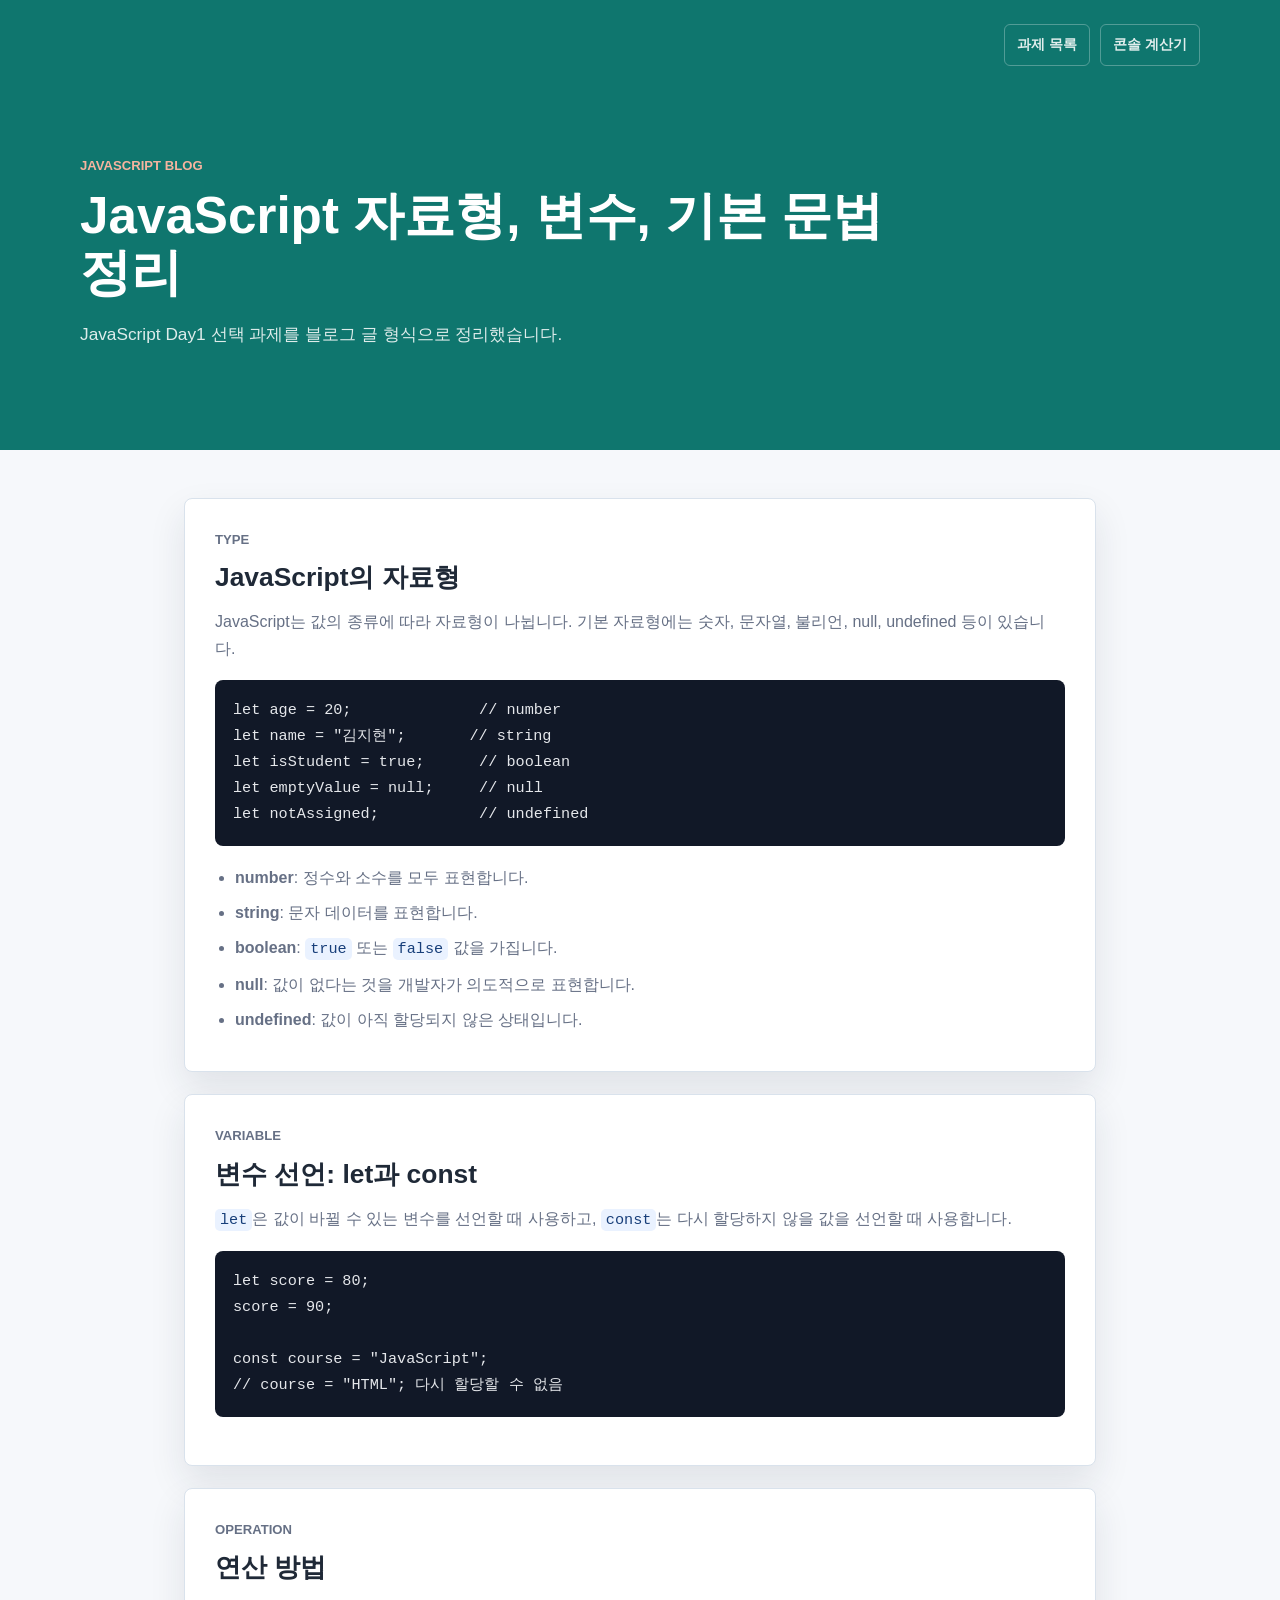
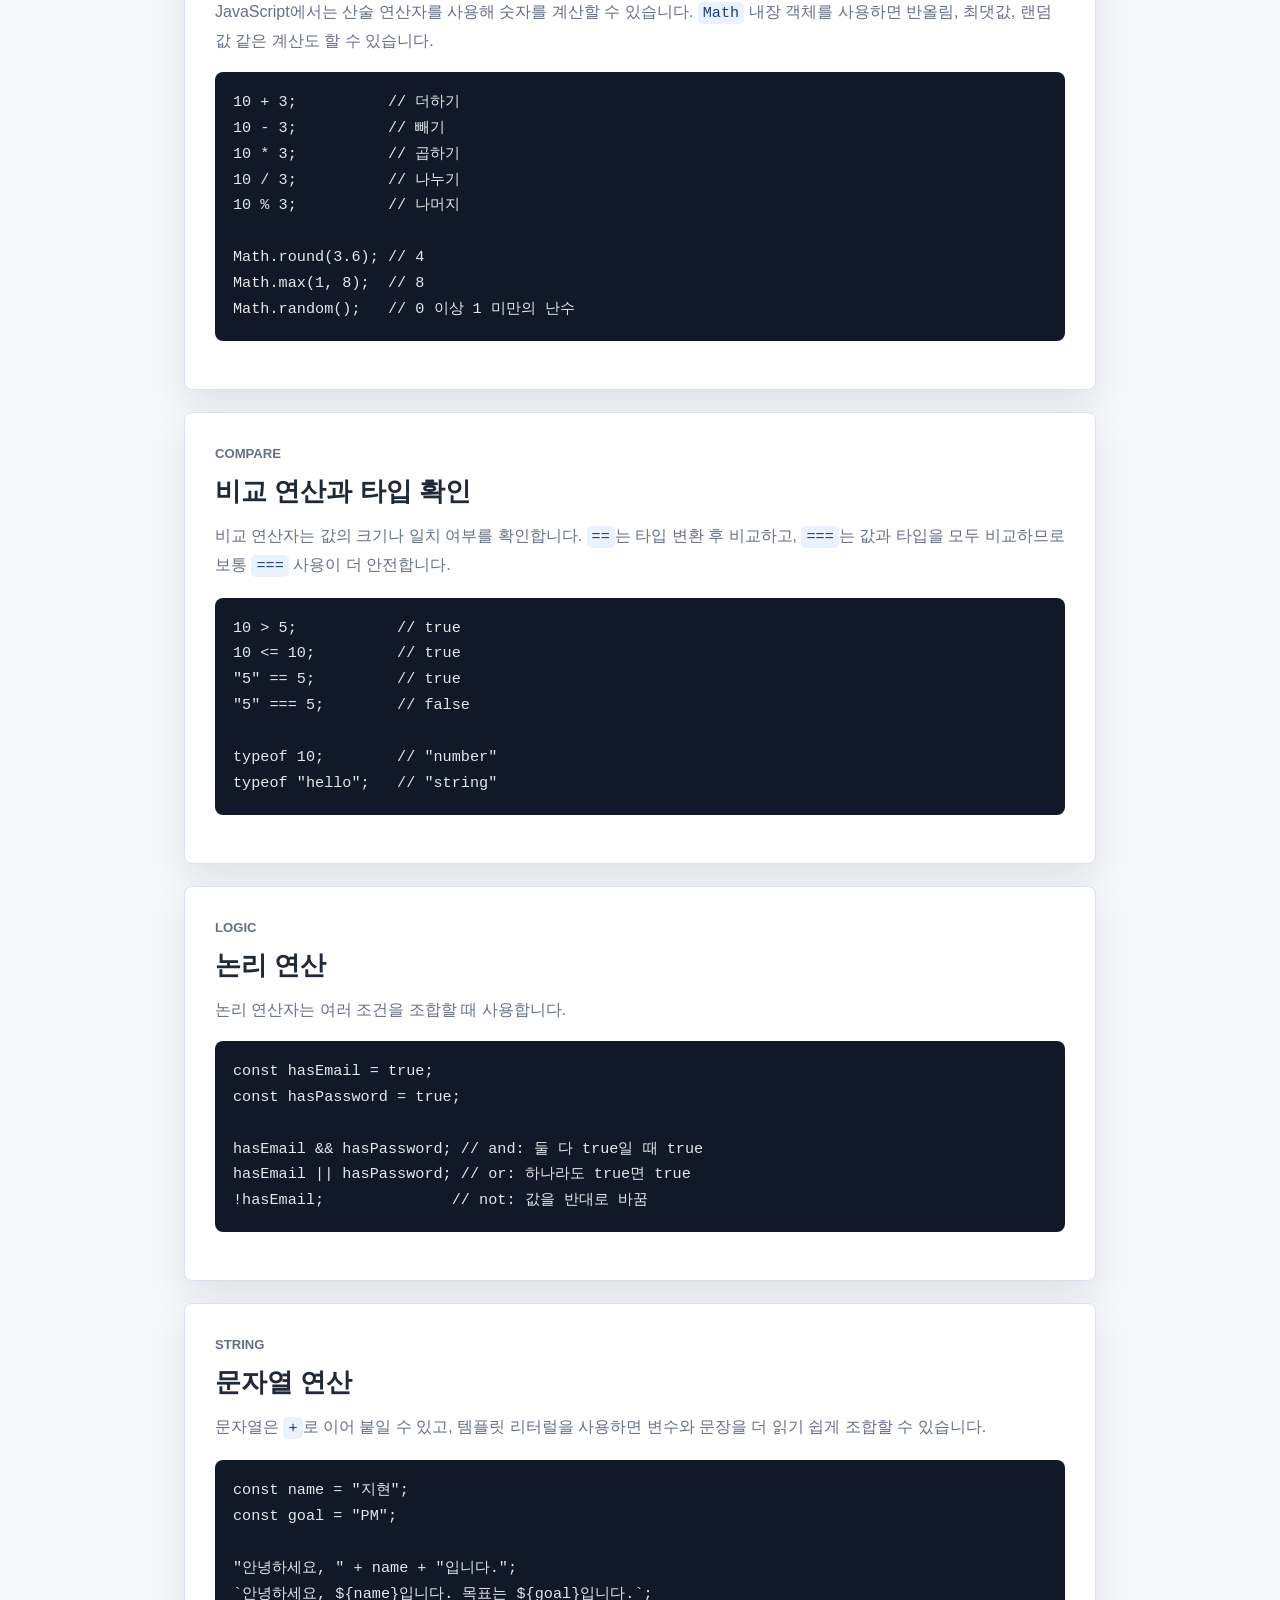
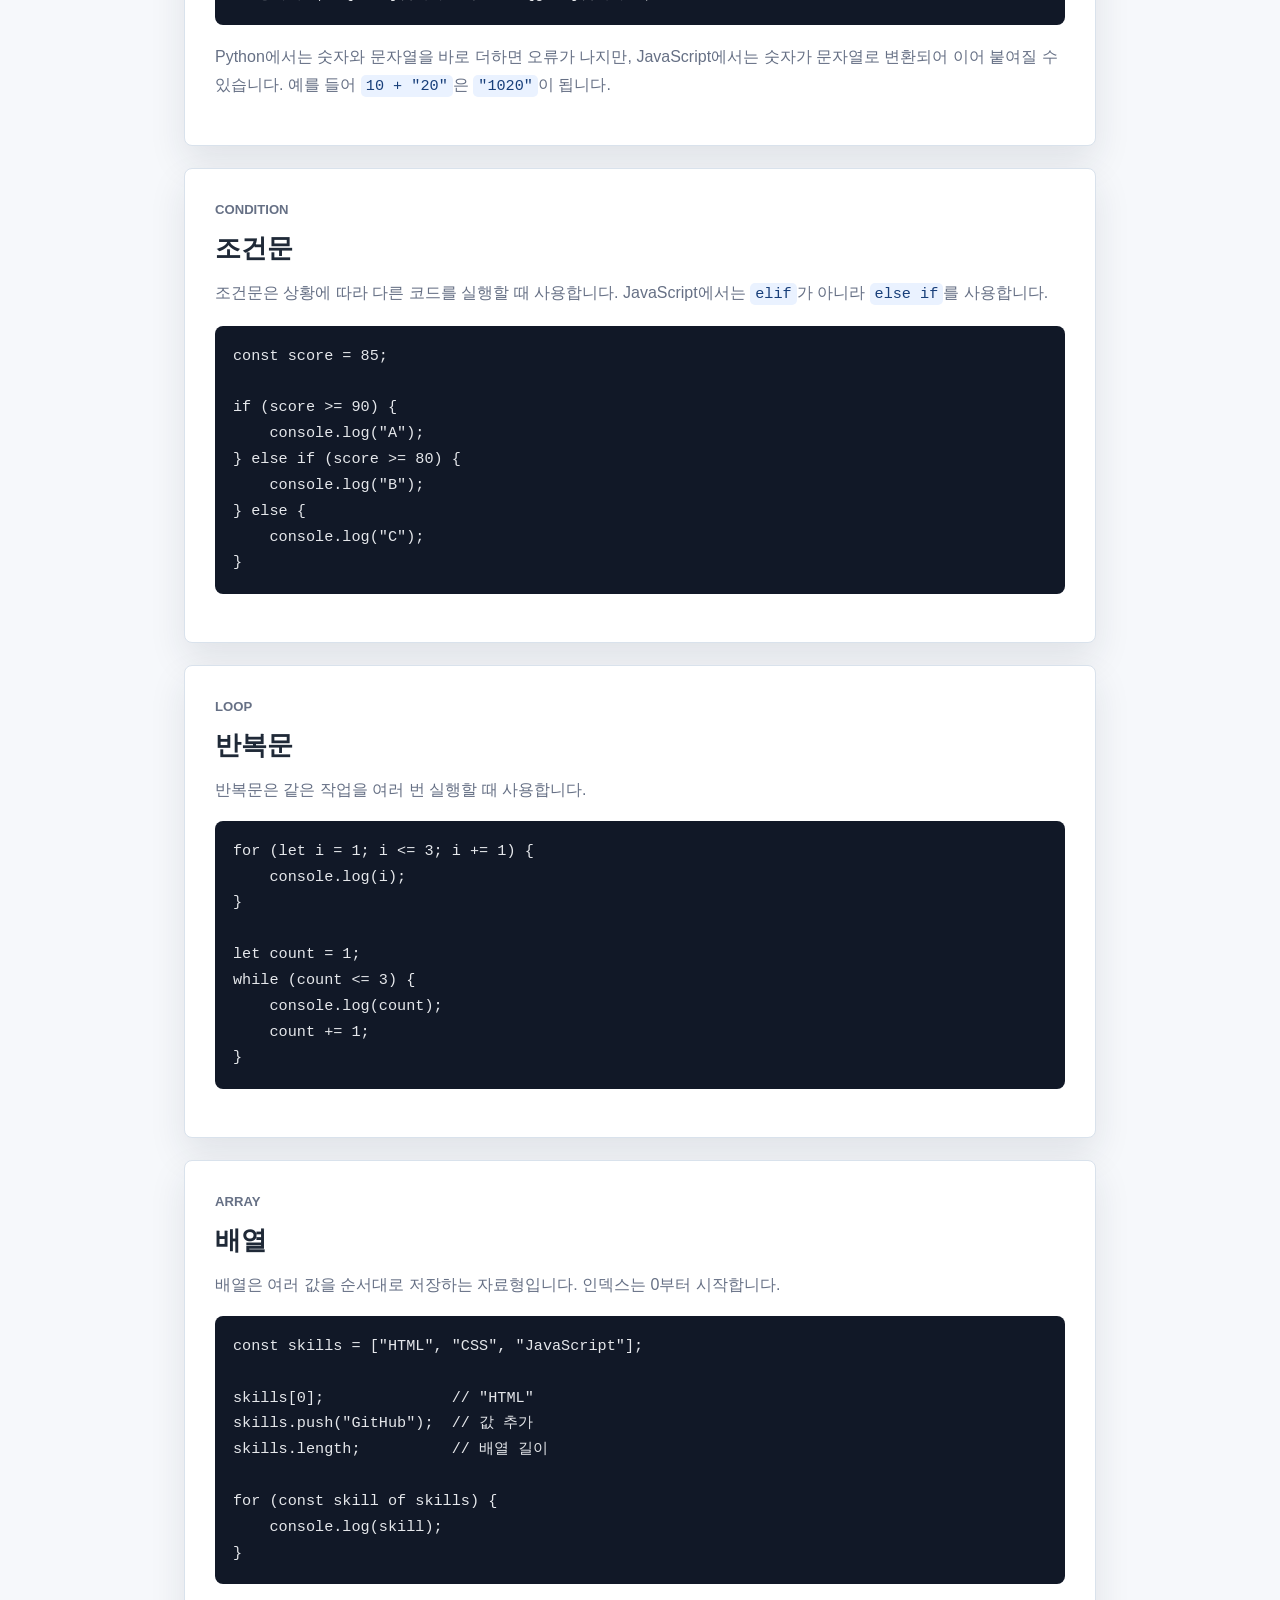
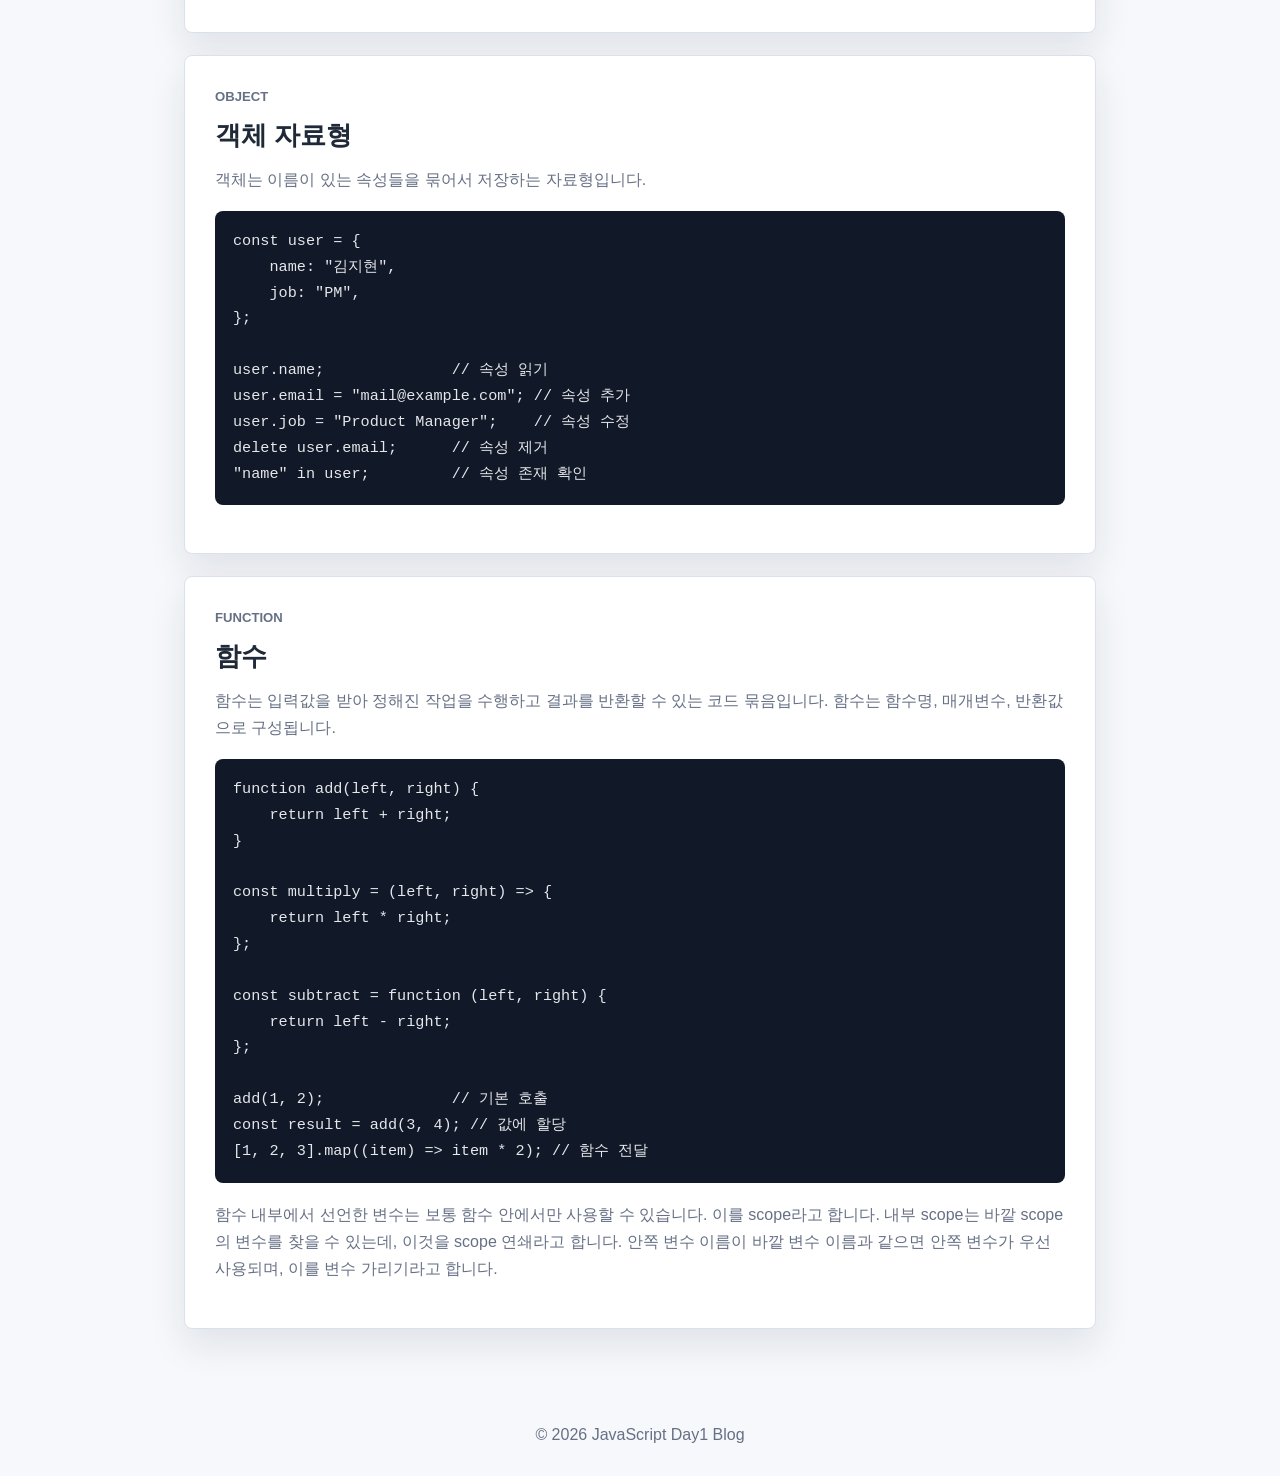
<file: JavaScript/day1/blog.html>
<!DOCTYPE html>
<html lang="ko">
<head>
    <meta charset="UTF-8">
    <meta name="viewport" content="width=device-width, initial-scale=1.0">
    <title>JavaScript Day1 - 학습 정리</title>
    <link rel="stylesheet" href="./style.css">
</head>
<body>
    <header class="page-header article-header">
        <nav class="top-nav" aria-label="JavaScript 정리 글 메뉴">
            <a href="../../index.html">과제 목록</a>
            <a href="./index.html">콘솔 계산기</a>
        </nav>

        <div class="header-content">
            <p class="kicker">JavaScript Blog</p>
            <h1>JavaScript 자료형, 변수, 기본 문법 정리</h1>
            <p>
                JavaScript Day1 선택 과제를 블로그 글 형식으로 정리했습니다.
            </p>
        </div>
    </header>

    <main class="article-layout">
        <article class="article">
            <section>
                <p class="section-label">Type</p>
                <h2>JavaScript의 자료형</h2>
                <p>
                    JavaScript는 값의 종류에 따라 자료형이 나뉩니다. 기본 자료형에는 숫자, 문자열,
                    불리언, null, undefined 등이 있습니다.
                </p>
                <div class="code-block">
                    <pre><code>let age = 20;              // number
let name = "김지현";       // string
let isStudent = true;      // boolean
let emptyValue = null;     // null
let notAssigned;           // undefined</code></pre>
                </div>
                <ul>
                    <li><strong>number</strong>: 정수와 소수를 모두 표현합니다.</li>
                    <li><strong>string</strong>: 문자 데이터를 표현합니다.</li>
                    <li><strong>boolean</strong>: <code>true</code> 또는 <code>false</code> 값을 가집니다.</li>
                    <li><strong>null</strong>: 값이 없다는 것을 개발자가 의도적으로 표현합니다.</li>
                    <li><strong>undefined</strong>: 값이 아직 할당되지 않은 상태입니다.</li>
                </ul>
            </section>

            <section>
                <p class="section-label">Variable</p>
                <h2>변수 선언: let과 const</h2>
                <p>
                    <code>let</code>은 값이 바뀔 수 있는 변수를 선언할 때 사용하고,
                    <code>const</code>는 다시 할당하지 않을 값을 선언할 때 사용합니다.
                </p>
                <div class="code-block">
                    <pre><code>let score = 80;
score = 90;

const course = "JavaScript";
// course = "HTML"; 다시 할당할 수 없음</code></pre>
                </div>
            </section>

            <section>
                <p class="section-label">Operation</p>
                <h2>연산 방법</h2>
                <p>
                    JavaScript에서는 산술 연산자를 사용해 숫자를 계산할 수 있습니다.
                    <code>Math</code> 내장 객체를 사용하면 반올림, 최댓값, 랜덤값 같은 계산도 할 수 있습니다.
                </p>
                <div class="code-block">
                    <pre><code>10 + 3;          // 더하기
10 - 3;          // 빼기
10 * 3;          // 곱하기
10 / 3;          // 나누기
10 % 3;          // 나머지

Math.round(3.6); // 4
Math.max(1, 8);  // 8
Math.random();   // 0 이상 1 미만의 난수</code></pre>
                </div>
            </section>

            <section>
                <p class="section-label">Compare</p>
                <h2>비교 연산과 타입 확인</h2>
                <p>
                    비교 연산자는 값의 크기나 일치 여부를 확인합니다. <code>==</code>는 타입 변환 후 비교하고,
                    <code>===</code>는 값과 타입을 모두 비교하므로 보통 <code>===</code> 사용이 더 안전합니다.
                </p>
                <div class="code-block">
                    <pre><code>10 > 5;           // true
10 <= 10;         // true
"5" == 5;         // true
"5" === 5;        // false

typeof 10;        // "number"
typeof "hello";   // "string"</code></pre>
                </div>
            </section>

            <section>
                <p class="section-label">Logic</p>
                <h2>논리 연산</h2>
                <p>
                    논리 연산자는 여러 조건을 조합할 때 사용합니다.
                </p>
                <div class="code-block">
                    <pre><code>const hasEmail = true;
const hasPassword = true;

hasEmail && hasPassword; // and: 둘 다 true일 때 true
hasEmail || hasPassword; // or: 하나라도 true면 true
!hasEmail;              // not: 값을 반대로 바꿈</code></pre>
                </div>
            </section>

            <section>
                <p class="section-label">String</p>
                <h2>문자열 연산</h2>
                <p>
                    문자열은 <code>+</code>로 이어 붙일 수 있고, 템플릿 리터럴을 사용하면 변수와 문장을
                    더 읽기 쉽게 조합할 수 있습니다.
                </p>
                <div class="code-block">
                    <pre><code>const name = "지현";
const goal = "PM";

"안녕하세요, " + name + "입니다.";
`안녕하세요, ${name}입니다. 목표는 ${goal}입니다.`;</code></pre>
                </div>
                <p>
                    Python에서는 숫자와 문자열을 바로 더하면 오류가 나지만, JavaScript에서는 숫자가 문자열로
                    변환되어 이어 붙여질 수 있습니다. 예를 들어 <code>10 + "20"</code>은 <code>"1020"</code>이 됩니다.
                </p>
            </section>

            <section>
                <p class="section-label">Condition</p>
                <h2>조건문</h2>
                <p>
                    조건문은 상황에 따라 다른 코드를 실행할 때 사용합니다. JavaScript에서는
                    <code>elif</code>가 아니라 <code>else if</code>를 사용합니다.
                </p>
                <div class="code-block">
                    <pre><code>const score = 85;

if (score >= 90) {
    console.log("A");
} else if (score >= 80) {
    console.log("B");
} else {
    console.log("C");
}</code></pre>
                </div>
            </section>

            <section>
                <p class="section-label">Loop</p>
                <h2>반복문</h2>
                <p>
                    반복문은 같은 작업을 여러 번 실행할 때 사용합니다.
                </p>
                <div class="code-block">
                    <pre><code>for (let i = 1; i <= 3; i += 1) {
    console.log(i);
}

let count = 1;
while (count <= 3) {
    console.log(count);
    count += 1;
}</code></pre>
                </div>
            </section>

            <section>
                <p class="section-label">Array</p>
                <h2>배열</h2>
                <p>
                    배열은 여러 값을 순서대로 저장하는 자료형입니다. 인덱스는 0부터 시작합니다.
                </p>
                <div class="code-block">
                    <pre><code>const skills = ["HTML", "CSS", "JavaScript"];

skills[0];              // "HTML"
skills.push("GitHub");  // 값 추가
skills.length;          // 배열 길이

for (const skill of skills) {
    console.log(skill);
}</code></pre>
                </div>
            </section>

            <section>
                <p class="section-label">Object</p>
                <h2>객체 자료형</h2>
                <p>
                    객체는 이름이 있는 속성들을 묶어서 저장하는 자료형입니다.
                </p>
                <div class="code-block">
                    <pre><code>const user = {
    name: "김지현",
    job: "PM",
};

user.name;              // 속성 읽기
user.email = "mail@example.com"; // 속성 추가
user.job = "Product Manager";    // 속성 수정
delete user.email;      // 속성 제거
"name" in user;         // 속성 존재 확인</code></pre>
                </div>
            </section>

            <section>
                <p class="section-label">Function</p>
                <h2>함수</h2>
                <p>
                    함수는 입력값을 받아 정해진 작업을 수행하고 결과를 반환할 수 있는 코드 묶음입니다.
                    함수는 함수명, 매개변수, 반환값으로 구성됩니다.
                </p>
                <div class="code-block">
                    <pre><code>function add(left, right) {
    return left + right;
}

const multiply = (left, right) => {
    return left * right;
};

const subtract = function (left, right) {
    return left - right;
};

add(1, 2);              // 기본 호출
const result = add(3, 4); // 값에 할당
[1, 2, 3].map((item) => item * 2); // 함수 전달</code></pre>
                </div>
                <p>
                    함수 내부에서 선언한 변수는 보통 함수 안에서만 사용할 수 있습니다. 이를 scope라고 합니다.
                    내부 scope는 바깥 scope의 변수를 찾을 수 있는데, 이것을 scope 연쇄라고 합니다.
                    안쪽 변수 이름이 바깥 변수 이름과 같으면 안쪽 변수가 우선 사용되며, 이를 변수 가리기라고 합니다.
                </p>
            </section>
        </article>
    </main>

    <footer>
        <p>&copy; 2026 JavaScript Day1 Blog</p>
    </footer>
</body>
</html>
</file>
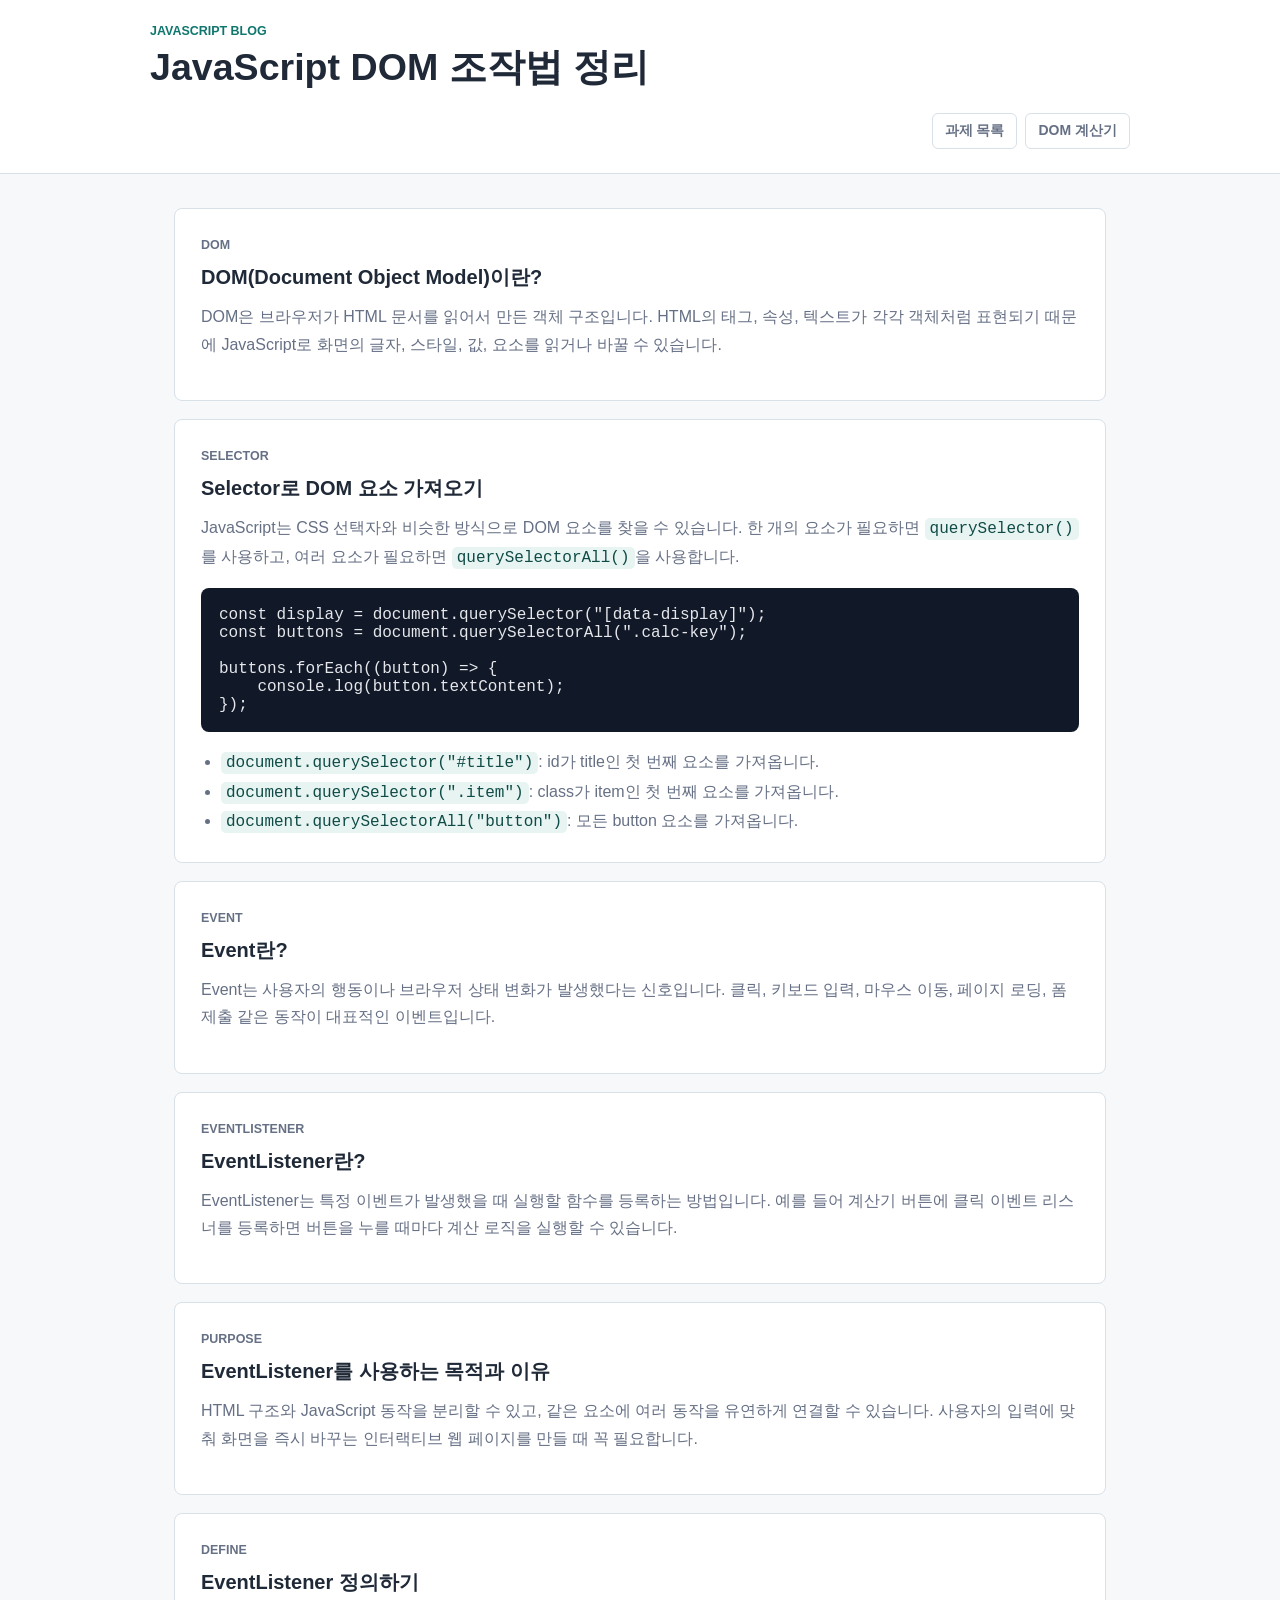
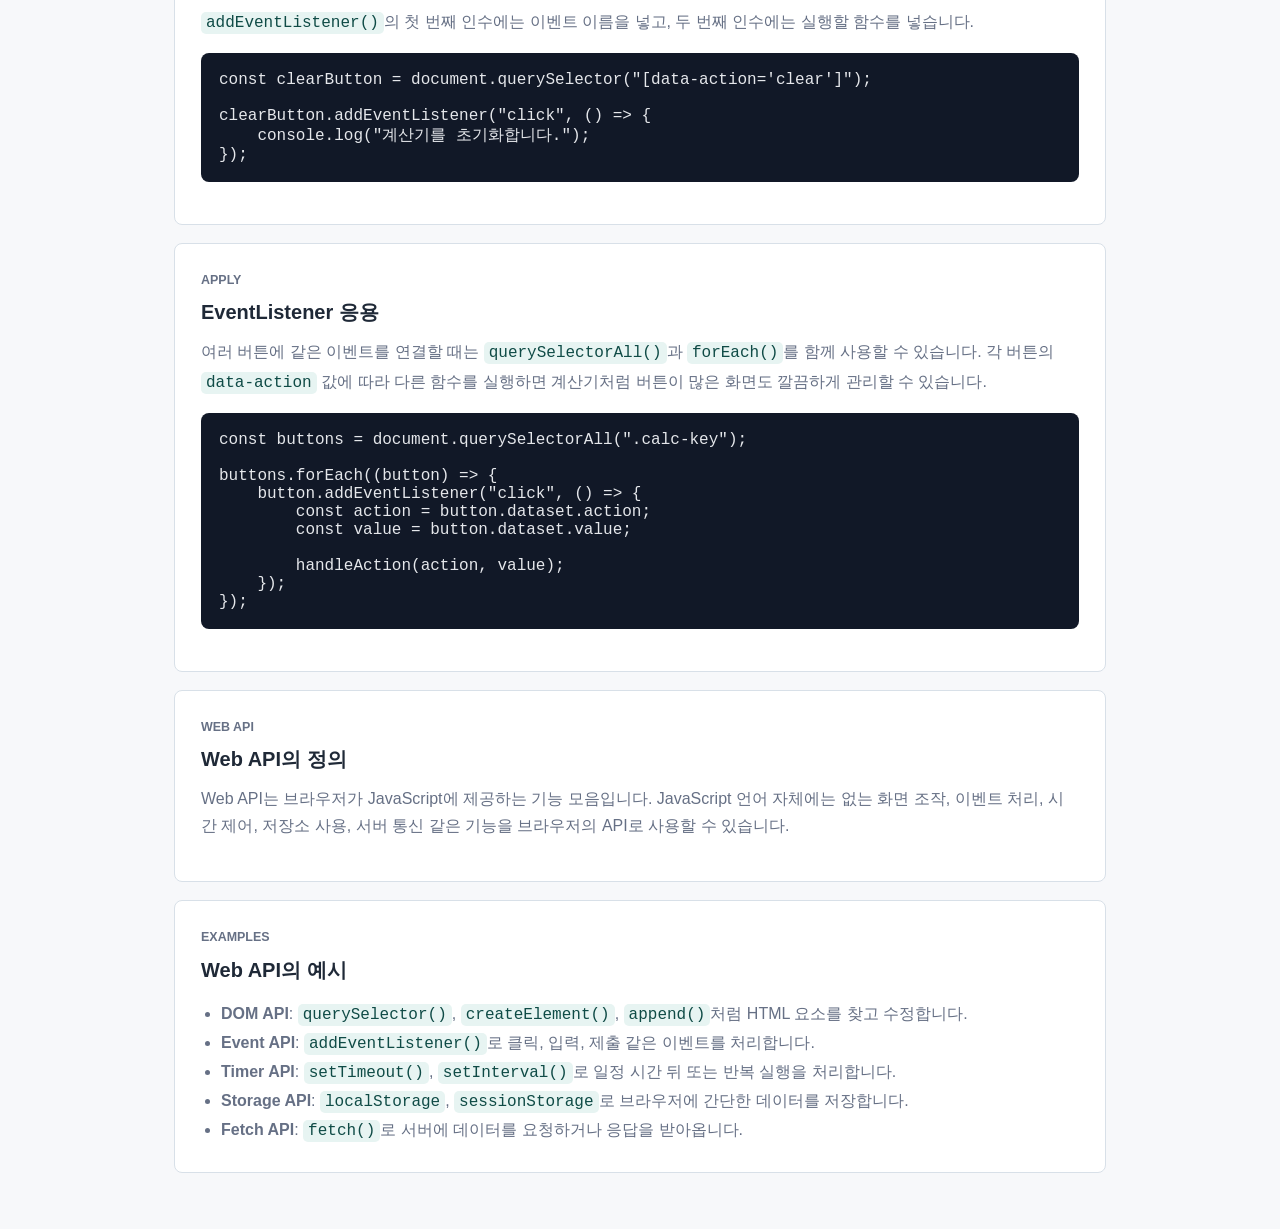
<file: JavaScript/day2/blog.html>
<!DOCTYPE html>
<html lang="ko">
<head>
    <meta charset="UTF-8">
    <meta name="viewport" content="width=device-width, initial-scale=1.0">
    <title>JavaScript Day2 - DOM 조작 정리</title>
    <link rel="stylesheet" href="./calculator_style.css">
</head>
<body class="article-page">
    <header class="article-header">
        <div class="article-header-inner">
            <nav class="top-nav" aria-label="JavaScript Day2 정리 글 메뉴">
                <a href="../../index.html">과제 목록</a>
                <a href="./calculator.html">DOM 계산기</a>
            </nav>
            <div>
                <p class="eyebrow">JavaScript Blog</p>
                <h1>JavaScript DOM 조작법 정리</h1>
            </div>
        </div>
    </header>

    <main class="article-main">
        <section class="content-section">
            <p class="eyebrow">DOM</p>
            <h2>DOM(Document Object Model)이란?</h2>
            <p>
                DOM은 브라우저가 HTML 문서를 읽어서 만든 객체 구조입니다. HTML의 태그, 속성, 텍스트가
                각각 객체처럼 표현되기 때문에 JavaScript로 화면의 글자, 스타일, 값, 요소를 읽거나 바꿀 수 있습니다.
            </p>
        </section>

        <section class="content-section">
            <p class="eyebrow">Selector</p>
            <h2>Selector로 DOM 요소 가져오기</h2>
            <p>
                JavaScript는 CSS 선택자와 비슷한 방식으로 DOM 요소를 찾을 수 있습니다. 한 개의 요소가 필요하면
                <code>querySelector()</code>를 사용하고, 여러 요소가 필요하면 <code>querySelectorAll()</code>을 사용합니다.
            </p>
            <div class="code-block">
                <pre><code>const display = document.querySelector("[data-display]");
const buttons = document.querySelectorAll(".calc-key");

buttons.forEach((button) => {
    console.log(button.textContent);
});</code></pre>
            </div>
            <ul>
                <li><code>document.querySelector("#title")</code>: id가 title인 첫 번째 요소를 가져옵니다.</li>
                <li><code>document.querySelector(".item")</code>: class가 item인 첫 번째 요소를 가져옵니다.</li>
                <li><code>document.querySelectorAll("button")</code>: 모든 button 요소를 가져옵니다.</li>
            </ul>
        </section>

        <section class="content-section">
            <p class="eyebrow">Event</p>
            <h2>Event란?</h2>
            <p>
                Event는 사용자의 행동이나 브라우저 상태 변화가 발생했다는 신호입니다. 클릭, 키보드 입력, 마우스 이동,
                페이지 로딩, 폼 제출 같은 동작이 대표적인 이벤트입니다.
            </p>
        </section>

        <section class="content-section">
            <p class="eyebrow">EventListener</p>
            <h2>EventListener란?</h2>
            <p>
                EventListener는 특정 이벤트가 발생했을 때 실행할 함수를 등록하는 방법입니다.
                예를 들어 계산기 버튼에 클릭 이벤트 리스너를 등록하면 버튼을 누를 때마다 계산 로직을 실행할 수 있습니다.
            </p>
        </section>

        <section class="content-section">
            <p class="eyebrow">Purpose</p>
            <h2>EventListener를 사용하는 목적과 이유</h2>
            <p>
                HTML 구조와 JavaScript 동작을 분리할 수 있고, 같은 요소에 여러 동작을 유연하게 연결할 수 있습니다.
                사용자의 입력에 맞춰 화면을 즉시 바꾸는 인터랙티브 웹 페이지를 만들 때 꼭 필요합니다.
            </p>
        </section>

        <section class="content-section">
            <p class="eyebrow">Define</p>
            <h2>EventListener 정의하기</h2>
            <p>
                <code>addEventListener()</code>의 첫 번째 인수에는 이벤트 이름을 넣고, 두 번째 인수에는 실행할 함수를 넣습니다.
            </p>
            <div class="code-block">
                <pre><code>const clearButton = document.querySelector("[data-action='clear']");

clearButton.addEventListener("click", () => {
    console.log("계산기를 초기화합니다.");
});</code></pre>
            </div>
        </section>

        <section class="content-section">
            <p class="eyebrow">Apply</p>
            <h2>EventListener 응용</h2>
            <p>
                여러 버튼에 같은 이벤트를 연결할 때는 <code>querySelectorAll()</code>과 <code>forEach()</code>를 함께 사용할 수 있습니다.
                각 버튼의 <code>data-action</code> 값에 따라 다른 함수를 실행하면 계산기처럼 버튼이 많은 화면도 깔끔하게 관리할 수 있습니다.
            </p>
            <div class="code-block">
                <pre><code>const buttons = document.querySelectorAll(".calc-key");

buttons.forEach((button) => {
    button.addEventListener("click", () => {
        const action = button.dataset.action;
        const value = button.dataset.value;

        handleAction(action, value);
    });
});</code></pre>
            </div>
        </section>

        <section class="content-section">
            <p class="eyebrow">Web API</p>
            <h2>Web API의 정의</h2>
            <p>
                Web API는 브라우저가 JavaScript에 제공하는 기능 모음입니다. JavaScript 언어 자체에는 없는 화면 조작,
                이벤트 처리, 시간 제어, 저장소 사용, 서버 통신 같은 기능을 브라우저의 API로 사용할 수 있습니다.
            </p>
        </section>

        <section class="content-section">
            <p class="eyebrow">Examples</p>
            <h2>Web API의 예시</h2>
            <ul>
                <li><strong>DOM API</strong>: <code>querySelector()</code>, <code>createElement()</code>, <code>append()</code>처럼 HTML 요소를 찾고 수정합니다.</li>
                <li><strong>Event API</strong>: <code>addEventListener()</code>로 클릭, 입력, 제출 같은 이벤트를 처리합니다.</li>
                <li><strong>Timer API</strong>: <code>setTimeout()</code>, <code>setInterval()</code>로 일정 시간 뒤 또는 반복 실행을 처리합니다.</li>
                <li><strong>Storage API</strong>: <code>localStorage</code>, <code>sessionStorage</code>로 브라우저에 간단한 데이터를 저장합니다.</li>
                <li><strong>Fetch API</strong>: <code>fetch()</code>로 서버에 데이터를 요청하거나 응답을 받아옵니다.</li>
            </ul>
        </section>
    </main>
</body>
</html>
</file>
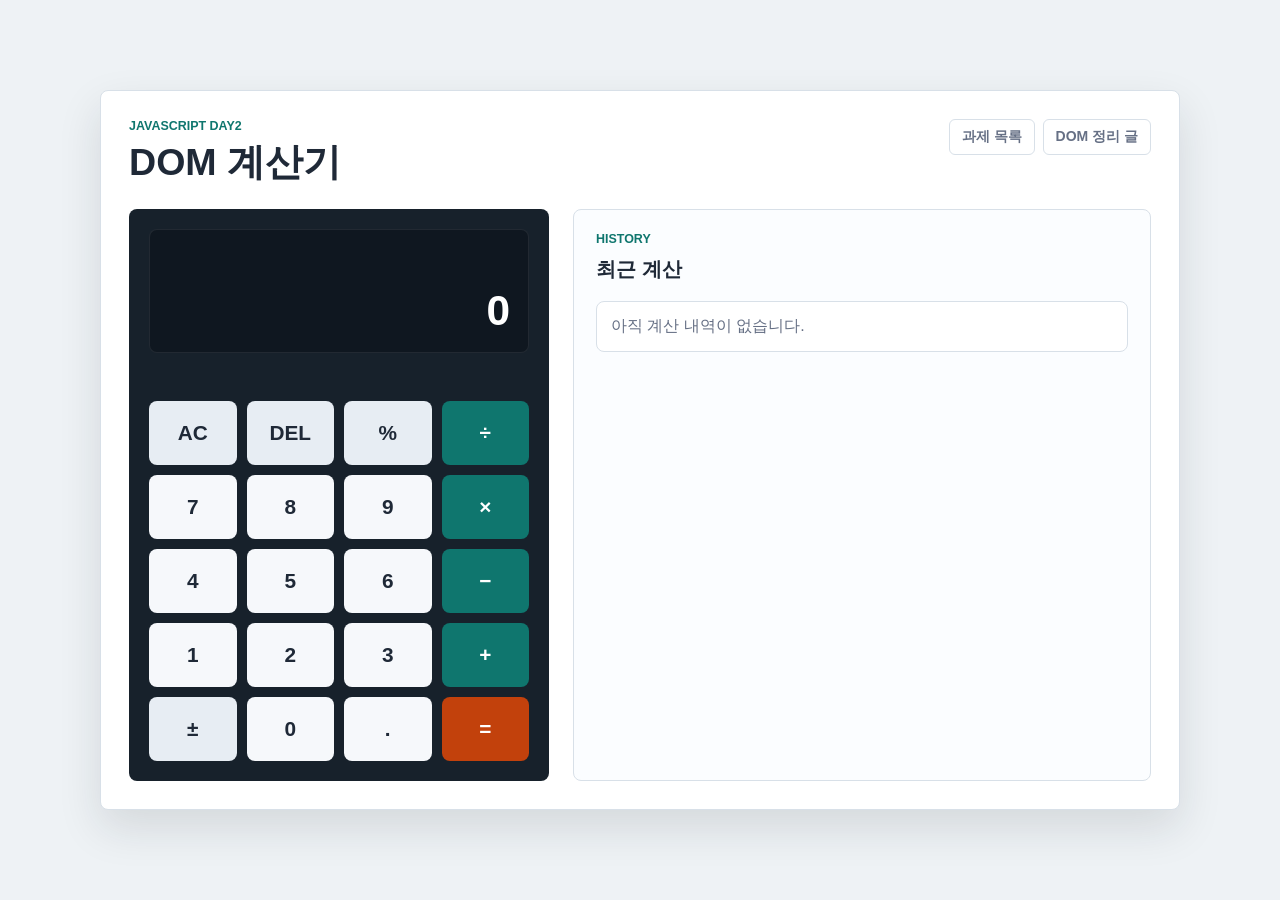
<file: JavaScript/day2/calculator.html>
<!DOCTYPE html>
<html lang="ko">
<head>
    <meta charset="UTF-8">
    <meta name="viewport" content="width=device-width, initial-scale=1.0">
    <title>JavaScript Day2 - DOM 계산기</title>
    <link rel="stylesheet" href="./calculator_style.css">
    <script src="./calculator.js" defer></script>
</head>
<body>
    <main class="calculator-page">
        <section class="calculator-shell" aria-labelledby="calculator-title">
            <header class="app-header">
                <nav class="top-nav" aria-label="JavaScript Day2 메뉴">
                    <a href="../../index.html">과제 목록</a>
                    <a href="./blog.html">DOM 정리 글</a>
                </nav>
                <div>
                    <p class="eyebrow">JavaScript Day2</p>
                    <h1 id="calculator-title">DOM 계산기</h1>
                </div>
            </header>

            <div class="calculator-grid">
                <section class="calculator" aria-label="계산기">
                    <div class="display" aria-live="polite">
                        <p class="expression" data-expression>&nbsp;</p>
                        <output class="result" data-display>0</output>
                    </div>

                    <p class="status" data-status aria-live="assertive">&nbsp;</p>

                    <div class="keypad" aria-label="계산기 버튼">
                        <button class="calc-key utility" type="button" data-action="clear">AC</button>
                        <button class="calc-key utility" type="button" data-action="delete">DEL</button>
                        <button class="calc-key utility" type="button" data-action="percent">%</button>
                        <button class="calc-key operator" type="button" data-action="operator" data-value="/">÷</button>

                        <button class="calc-key" type="button" data-action="number" data-value="7">7</button>
                        <button class="calc-key" type="button" data-action="number" data-value="8">8</button>
                        <button class="calc-key" type="button" data-action="number" data-value="9">9</button>
                        <button class="calc-key operator" type="button" data-action="operator" data-value="*">×</button>

                        <button class="calc-key" type="button" data-action="number" data-value="4">4</button>
                        <button class="calc-key" type="button" data-action="number" data-value="5">5</button>
                        <button class="calc-key" type="button" data-action="number" data-value="6">6</button>
                        <button class="calc-key operator" type="button" data-action="operator" data-value="-">−</button>

                        <button class="calc-key" type="button" data-action="number" data-value="1">1</button>
                        <button class="calc-key" type="button" data-action="number" data-value="2">2</button>
                        <button class="calc-key" type="button" data-action="number" data-value="3">3</button>
                        <button class="calc-key operator" type="button" data-action="operator" data-value="+">+</button>

                        <button class="calc-key utility" type="button" data-action="toggle-sign">±</button>
                        <button class="calc-key" type="button" data-action="number" data-value="0">0</button>
                        <button class="calc-key" type="button" data-action="decimal" data-value=".">.</button>
                        <button class="calc-key equal" type="button" data-action="equals">=</button>
                    </div>
                </section>

                <aside class="history-panel" aria-labelledby="history-title">
                    <div class="panel-heading">
                        <p class="eyebrow">History</p>
                        <h2 id="history-title">최근 계산</h2>
                    </div>
                    <ol class="history-list" data-history>
                        <li class="empty-history">아직 계산 내역이 없습니다.</li>
                    </ol>
                </aside>
            </div>
        </section>
    </main>
</body>
</html>
</file>
<file: JavaScript/day1/style.css>
:root {
    --page-bg: #f6f8fb;
    --surface: #ffffff;
    --text: #1f2937;
    --muted: #667085;
    --line: #d9e2ec;
    --primary: #1f5fbf;
    --primary-dark: #183f7a;
    --accent: #0f766e;
    --warm: #d25f3f;
    --code-bg: #111827;
    --shadow: 0 16px 36px rgba(31, 41, 55, 0.1);
}

* {
    box-sizing: border-box;
}

html {
    scroll-behavior: smooth;
}

body {
    margin: 0;
    color: var(--text);
    background: var(--page-bg);
    font-family: Arial, "Noto Sans KR", sans-serif;
    line-height: 1.7;
}

a {
    color: inherit;
    text-decoration: none;
}

code {
    padding: 2px 5px;
    border-radius: 5px;
    color: var(--primary-dark);
    background: #eaf2ff;
    font-family: Consolas, "Courier New", monospace;
    font-size: 0.95em;
}

.page-header {
    padding: 24px;
    color: #ffffff;
    background: var(--primary-dark);
}

.article-header {
    background: var(--accent);
}

.top-nav {
    display: flex;
    justify-content: flex-end;
    gap: 10px;
    max-width: 1120px;
    margin: 0 auto;
}

.top-nav a {
    padding: 8px 12px;
    border: 1px solid rgba(255, 255, 255, 0.28);
    border-radius: 6px;
    color: rgba(255, 255, 255, 0.88);
    font-size: 14px;
    font-weight: 700;
}

.top-nav a:hover,
.top-nav a:focus {
    color: #ffffff;
    background: rgba(255, 255, 255, 0.12);
}

.header-content {
    max-width: 1120px;
    min-height: 360px;
    display: grid;
    align-content: center;
    margin: 0 auto;
    padding: 54px 0 42px;
}

.kicker,
.section-label {
    margin: 0 0 10px;
    color: var(--warm);
    font-size: 0.82rem;
    font-weight: 800;
    letter-spacing: 0;
    text-transform: uppercase;
}

.page-header .kicker {
    color: #f6b49f;
}

h1,
h2,
p {
    margin-top: 0;
}

h1 {
    max-width: 820px;
    margin-bottom: 18px;
    font-size: 3.2rem;
    line-height: 1.12;
}

h2 {
    margin-bottom: 14px;
    font-size: 1.65rem;
    line-height: 1.25;
}

.header-content p:not(.kicker) {
    max-width: 760px;
    margin-bottom: 0;
    color: rgba(255, 255, 255, 0.86);
    font-size: 1.08rem;
}

main {
    max-width: 1120px;
    margin: 0 auto;
    padding: 48px 24px 64px;
}

.section,
.panel,
.article section {
    border: 1px solid var(--line);
    border-radius: 8px;
    background: var(--surface);
    box-shadow: var(--shadow);
}

.section {
    margin-top: 24px;
    padding: 28px;
}

.section-grid {
    display: grid;
    grid-template-columns: repeat(2, minmax(0, 1fr));
    gap: 20px;
}

.panel {
    padding: 28px;
}

.step-list,
.check-list,
.article ul {
    margin: 0;
    padding-left: 20px;
    color: var(--muted);
}

.step-list li,
.check-list li,
.article li {
    margin-bottom: 8px;
}

.example-grid {
    display: grid;
    grid-template-columns: repeat(2, minmax(0, 1fr));
    gap: 12px;
}

.example-grid code {
    display: block;
    overflow-x: auto;
    padding: 14px 16px;
}

.requirement-list {
    display: grid;
    grid-template-columns: repeat(3, minmax(0, 1fr));
    gap: 14px;
}

.requirement-list article {
    padding: 18px;
    border: 1px solid var(--line);
    border-radius: 8px;
    background: #fbfdff;
}

.requirement-list strong,
.requirement-list span {
    display: block;
}

.requirement-list strong {
    margin-bottom: 8px;
    color: var(--text);
}

.requirement-list span,
.article p {
    color: var(--muted);
}

.article-layout {
    max-width: 960px;
}

.article {
    display: grid;
    gap: 22px;
}

.article section {
    padding: 30px;
}

.code-block {
    overflow-x: auto;
    margin: 18px 0;
    border-radius: 8px;
    background: var(--code-bg);
}

.code-block pre {
    margin: 0;
    padding: 18px;
}

.code-block code {
    padding: 0;
    color: #e5e7eb;
    background: transparent;
}

footer {
    padding: 28px 24px;
    color: var(--muted);
    text-align: center;
}

footer p {
    margin: 0;
}

@media (max-width: 820px) {
    .top-nav {
        justify-content: center;
        flex-wrap: wrap;
    }

    .header-content {
        min-height: 280px;
        text-align: center;
    }

    h1 {
        margin-inline: auto;
        font-size: 2.45rem;
    }

    .header-content p:not(.kicker) {
        margin-inline: auto;
    }

    .section-grid,
    .example-grid,
    .requirement-list {
        grid-template-columns: 1fr;
    }
}

@media (max-width: 520px) {
    .page-header {
        padding: 18px;
    }

    main {
        padding: 34px 16px 48px;
    }

    .header-content {
        min-height: 240px;
        padding: 38px 0 28px;
    }

    h1 {
        font-size: 2rem;
    }

    h2 {
        font-size: 1.35rem;
    }

    .section,
    .panel,
    .article section {
        padding: 22px;
    }
}
</file>
<file: JavaScript/day3/style.css>
:root {
    --page-bg: #eef2f5;
    --surface: #ffffff;
    --surface-soft: #f8fafc;
    --text: #17212b;
    --muted: #64748b;
    --line: #d8e0e8;
    --primary: #0f766e;
    --primary-dark: #0b4f4a;
    --positive: #15803d;
    --negative: #b42318;
    --warning: #c2410c;
    --shadow: 0 18px 42px rgba(23, 33, 43, 0.1);
}

* {
    box-sizing: border-box;
}

body {
    margin: 0;
    min-height: 100vh;
    color: var(--text);
    background: var(--page-bg);
    font-family: Arial, "Noto Sans KR", sans-serif;
}

button,
input {
    font: inherit;
}

a {
    color: inherit;
    text-decoration: none;
}

.app-shell {
    width: min(1180px, 100%);
    margin: 0 auto;
    padding: 28px;
}

.app-header {
    display: grid;
    gap: 28px;
    padding: 28px;
    border: 1px solid var(--line);
    border-radius: 8px;
    background: var(--surface);
    box-shadow: var(--shadow);
}

.top-nav {
    display: flex;
    justify-content: flex-end;
}

.top-nav a {
    padding: 9px 13px;
    border: 1px solid var(--line);
    border-radius: 6px;
    color: var(--muted);
    font-size: 14px;
    font-weight: 700;
}

.top-nav a:hover,
.top-nav a:focus-visible {
    color: var(--text);
    background: var(--surface-soft);
    outline: none;
}

.hero {
    max-width: 760px;
}

.eyebrow {
    margin: 0 0 8px;
    color: var(--primary);
    font-size: 0.78rem;
    font-weight: 800;
    letter-spacing: 0;
    text-transform: uppercase;
}

h1,
h2,
p {
    margin-top: 0;
}

h1 {
    margin-bottom: 14px;
    font-size: 2.7rem;
    line-height: 1.12;
}

h2 {
    margin-bottom: 0;
    font-size: 1.35rem;
}

.hero p:not(.eyebrow) {
    margin-bottom: 0;
    color: var(--muted);
    font-size: 1.05rem;
    line-height: 1.7;
}

.summary-grid {
    display: grid;
    grid-template-columns: repeat(4, minmax(0, 1fr));
    gap: 14px;
    margin-top: 20px;
}

.summary-card {
    padding: 18px;
    border: 1px solid var(--line);
    border-radius: 8px;
    background: var(--surface);
}

.summary-label {
    display: block;
    margin-bottom: 8px;
    color: var(--muted);
    font-size: 0.88rem;
}

.summary-card strong {
    display: block;
    overflow: hidden;
    font-size: 1.45rem;
    text-overflow: ellipsis;
    white-space: nowrap;
}

.market-panel {
    margin-top: 20px;
    padding: 22px;
    border: 1px solid var(--line);
    border-radius: 8px;
    background: var(--surface);
    box-shadow: var(--shadow);
}

.panel-toolbar {
    display: flex;
    justify-content: space-between;
    gap: 18px;
    align-items: end;
}

.search-box {
    width: min(360px, 100%);
    min-height: 44px;
    display: grid;
    grid-template-columns: 1fr 42px;
    align-items: center;
    border: 1px solid var(--line);
    border-radius: 8px;
    background: var(--surface-soft);
}

.search-box:focus-within {
    border-color: var(--primary);
    box-shadow: 0 0 0 3px rgba(15, 118, 110, 0.14);
}

.search-box input {
    min-width: 0;
    border: 0;
    padding: 0 14px;
    color: var(--text);
    background: transparent;
    outline: none;
}

.search-box button {
    height: 42px;
    border: 0;
    color: var(--muted);
    background: transparent;
    cursor: pointer;
    font-size: 1.3rem;
    font-weight: 700;
}

.search-box button:hover,
.search-box button:focus-visible {
    color: var(--text);
    outline: none;
}

.tab-list {
    display: flex;
    flex-wrap: wrap;
    gap: 8px;
    margin-top: 18px;
}

.tab-button {
    min-height: 40px;
    padding: 0 14px;
    border: 1px solid var(--line);
    border-radius: 6px;
    color: var(--muted);
    background: var(--surface);
    cursor: pointer;
    font-weight: 800;
}

.tab-button:hover,
.tab-button:focus-visible {
    color: var(--text);
    background: var(--surface-soft);
    outline: none;
}

.tab-button.active {
    border-color: var(--primary);
    color: #ffffff;
    background: var(--primary);
}

.status-line {
    min-height: 24px;
    margin: 16px 0 12px;
    color: var(--muted);
    font-size: 0.92rem;
}

.status-line.error {
    color: var(--negative);
}

.table-wrap {
    overflow-x: auto;
    border: 1px solid var(--line);
    border-radius: 8px;
}

table {
    width: 100%;
    min-width: 840px;
    border-collapse: collapse;
}

th,
td {
    padding: 14px 16px;
    border-bottom: 1px solid var(--line);
    text-align: left;
    vertical-align: middle;
}

thead th {
    position: sticky;
    top: 0;
    z-index: 1;
    color: var(--muted);
    background: var(--surface-soft);
    font-size: 0.82rem;
}

tbody tr:last-child td {
    border-bottom: 0;
}

tbody tr.flash-up {
    animation: flashUp 0.45s ease;
}

tbody tr.flash-down {
    animation: flashDown 0.45s ease;
}

.favorite-button {
    width: 34px;
    height: 34px;
    display: inline-grid;
    place-items: center;
    border: 1px solid var(--line);
    border-radius: 6px;
    color: var(--muted);
    background: #ffffff;
    cursor: pointer;
    font-size: 1.05rem;
    line-height: 1;
}

.favorite-button.active {
    border-color: #f59e0b;
    color: #b45309;
    background: #fff7ed;
}

.symbol-cell strong,
.price-cell strong,
.change-pill {
    display: block;
}

.symbol-cell span,
.range-cell,
.volume-cell {
    color: var(--muted);
    font-size: 0.9rem;
}

.price-cell span {
    color: var(--muted);
    font-size: 0.82rem;
}

.change-pill {
    width: fit-content;
    padding: 5px 8px;
    border-radius: 6px;
    font-weight: 800;
}

.change-pill.positive {
    color: var(--positive);
    background: #eaf7ee;
}

.change-pill.negative {
    color: var(--negative);
    background: #fff1f1;
}

.change-pill.neutral {
    color: var(--muted);
    background: var(--surface-soft);
}

.empty-cell {
    height: 120px;
    color: var(--muted);
    text-align: center;
}

.sr-only {
    position: absolute;
    width: 1px;
    height: 1px;
    overflow: hidden;
    clip: rect(0, 0, 0, 0);
    white-space: nowrap;
}

@keyframes flashUp {
    from {
        background: #eaf7ee;
    }
    to {
        background: transparent;
    }
}

@keyframes flashDown {
    from {
        background: #fff1f1;
    }
    to {
        background: transparent;
    }
}

@media (max-width: 860px) {
    .app-shell {
        padding: 18px;
    }

    .summary-grid {
        grid-template-columns: repeat(2, minmax(0, 1fr));
    }

    .panel-toolbar {
        display: grid;
        align-items: start;
    }
}

@media (max-width: 560px) {
    .app-shell {
        padding: 12px;
    }

    .app-header,
    .market-panel {
        padding: 18px;
    }

    .top-nav {
        justify-content: flex-start;
    }

    h1 {
        font-size: 2.05rem;
    }

    .summary-grid {
        grid-template-columns: 1fr;
    }
}
</file>
<file: HTML_CSS/day2/resume_style.css>
:root {
    --bg: #f4f7fb;
    --surface: #ffffff;
    --surface-soft: #eef6f2;
    --text: #1f2933;
    --muted: #667085;
    --line: #d9e2ec;
    --primary: #1d4ed8;
    --primary-dark: #173b86;
    --accent: #0f766e;
    --warning: #f59e0b;
    --shadow: 0 18px 45px rgba(31, 41, 51, 0.12);
}

* {
    box-sizing: border-box;
}

html {
    scroll-behavior: smooth;
}

body {
    margin: 0;
    color: var(--text);
    background: var(--bg);
    font-family: Arial, "Noto Sans KR", sans-serif;
    line-height: 1.6;
}

a {
    color: inherit;
    text-decoration: none;
}

.site-header {
    padding: 24px;
    background:
        linear-gradient(135deg, rgba(17, 24, 39, 0.88), rgba(29, 78, 216, 0.74)),
        url("https://images.unsplash.com/photo-1516321318423-f06f85e504b3?auto=format&fit=crop&w=1600&q=80");
    background-position: center;
    background-size: cover;
    color: #ffffff;
}

.nav {
    display: flex;
    justify-content: flex-end;
    gap: 10px;
    max-width: 1120px;
    margin: 0 auto;
}

.nav a {
    padding: 8px 12px;
    border-radius: 6px;
    color: rgba(255, 255, 255, 0.88);
    font-size: 14px;
}

.nav a:hover {
    background: rgba(255, 255, 255, 0.16);
}

.hero {
    display: flex;
    align-items: center;
    gap: 36px;
    max-width: 1120px;
    min-height: 520px;
    margin: 0 auto;
    padding: 56px 0 40px;
}

.profile-image {
    width: 180px;
    height: 180px;
    border: 4px solid rgba(255, 255, 255, 0.86);
    border-radius: 50%;
    background: #ffffff;
    object-fit: cover;
    box-shadow: var(--shadow);
}

.hero-text {
    max-width: 720px;
}

.eyebrow {
    margin: 0 0 10px;
    color: #bfdbfe;
    font-size: 14px;
    font-weight: 700;
    letter-spacing: 0;
    text-transform: uppercase;
}

h1,
h2,
h3,
p {
    margin-top: 0;
}

h1 {
    margin-bottom: 16px;
    font-size: 52px;
    line-height: 1.05;
}

h2 {
    margin-bottom: 18px;
    font-size: 28px;
}

h3 {
    margin-bottom: 12px;
    font-size: 20px;
}

.hero-text p:not(.eyebrow) {
    max-width: 680px;
    color: rgba(255, 255, 255, 0.88);
    font-size: 18px;
}

.hero-links {
    display: flex;
    flex-wrap: wrap;
    gap: 10px;
    margin-top: 24px;
}

.hero-links a,
button {
    display: inline-flex;
    align-items: center;
    justify-content: center;
    min-height: 44px;
    padding: 10px 16px;
    border: 0;
    border-radius: 6px;
    background: var(--primary);
    color: #ffffff;
    font-size: 15px;
    font-weight: 700;
    cursor: pointer;
}

.hero-links a:first-child {
    background: #ffffff;
    color: var(--primary-dark);
}

.hero-links a:last-child {
    background: rgba(255, 255, 255, 0.16);
    border: 1px solid rgba(255, 255, 255, 0.42);
}

main {
    max-width: 1120px;
    margin: 0 auto;
    padding: 40px 24px;
}

.section {
    margin-bottom: 28px;
    padding: 28px;
    border: 1px solid var(--line);
    border-radius: 8px;
    background: var(--surface);
    box-shadow: 0 8px 24px rgba(31, 41, 51, 0.06);
}

.card-grid {
    display: grid;
    grid-template-columns: repeat(2, minmax(0, 1fr));
    gap: 20px;
    padding: 0;
    border: 0;
    background: transparent;
    box-shadow: none;
}

.card {
    padding: 28px;
    border: 1px solid var(--line);
    border-radius: 8px;
    background: var(--surface);
    box-shadow: 0 8px 24px rgba(31, 41, 51, 0.06);
}

.info-list,
.skill-list,
.highlight-box ul {
    margin: 0;
    padding: 0;
    list-style: none;
}

.info-list {
    display: grid;
    gap: 12px;
}

.info-list li {
    display: flex;
    justify-content: space-between;
    gap: 16px;
    padding-bottom: 12px;
    border-bottom: 1px solid var(--line);
}

.info-list li:last-child {
    border-bottom: 0;
    padding-bottom: 0;
}

.info-list strong {
    color: var(--muted);
}

.section-title p {
    margin-bottom: 6px;
    color: var(--accent);
    font-size: 13px;
    font-weight: 700;
    text-transform: uppercase;
}

.skill-list {
    display: grid;
    grid-template-columns: repeat(4, minmax(0, 1fr));
    gap: 16px;
    counter-reset: skill;
}

.skill-list li {
    position: relative;
    min-height: 190px;
    padding: 58px 20px 20px;
    border: 1px solid var(--line);
    border-radius: 8px;
    background: #fbfdff;
}

.skill-list li::before {
    counter-increment: skill;
    content: counter(skill);
    position: absolute;
    top: 18px;
    left: 20px;
    display: grid;
    place-items: center;
    width: 30px;
    height: 30px;
    border-radius: 50%;
    background: var(--primary);
    color: #ffffff;
    font-size: 14px;
    font-weight: 700;
}

.skill-list strong,
.skill-list span {
    display: block;
}

.skill-list span,
.section p,
.highlight-box li {
    color: var(--muted);
}

.split-section {
    display: grid;
    grid-template-columns: 1.4fr 1fr;
    gap: 24px;
    align-items: center;
}

.highlight-box {
    padding: 24px;
    border: 1px solid rgba(15, 118, 110, 0.22);
    border-radius: 8px;
    background: var(--surface-soft);
}

.highlight-box li {
    padding: 8px 0 8px 18px;
    border-bottom: 1px solid rgba(15, 118, 110, 0.18);
}

.highlight-box li:last-child {
    border-bottom: 0;
}

.table-wrap {
    overflow-x: auto;
}

table {
    width: 100%;
    border-collapse: collapse;
    min-width: 680px;
}

th,
td {
    padding: 14px 16px;
    border-bottom: 1px solid var(--line);
    text-align: left;
    vertical-align: top;
}

th {
    background: #edf4ff;
    color: var(--primary-dark);
}

tbody tr:hover {
    background: #f8fbff;
}

.contact-section {
    display: grid;
    grid-template-columns: 0.85fr 1.15fr;
    gap: 28px;
}

.contact-form {
    display: grid;
    gap: 10px;
}

label {
    color: var(--text);
    font-weight: 700;
}

input,
textarea {
    width: 100%;
    padding: 12px 14px;
    border: 1px solid var(--line);
    border-radius: 6px;
    color: var(--text);
    background: #ffffff;
    font: inherit;
}

input:focus,
textarea:focus {
    outline: 3px solid rgba(29, 78, 216, 0.18);
    border-color: var(--primary);
}

button {
    justify-self: start;
    margin-top: 8px;
}

button:hover,
.hero-links a:hover {
    transform: translateY(-1px);
}

footer {
    padding: 28px 24px;
    color: var(--muted);
    text-align: center;
}

footer p {
    margin: 0;
}

@media (max-width: 840px) {
    .nav {
        justify-content: center;
        flex-wrap: wrap;
    }

    .hero {
        flex-direction: column;
        min-height: auto;
        text-align: center;
    }

    .hero-links {
        justify-content: center;
    }

    .card-grid,
    .skill-list,
    .split-section,
    .contact-section {
        grid-template-columns: 1fr;
    }

    h1 {
        font-size: 40px;
    }

    .section,
    .card {
        padding: 22px;
    }
}

@media (max-width: 520px) {
    .site-header {
        padding: 18px;
    }

    main {
        padding: 28px 16px;
    }

    .profile-image {
        width: 140px;
        height: 140px;
    }

    h1 {
        font-size: 34px;
    }

    h2 {
        font-size: 24px;
    }

    .info-list li {
        display: block;
    }

    .info-list span {
        display: block;
        margin-top: 4px;
    }
}
</file>
<file: HTML_CSS/day3/resume_style.css>
:root {
    --page-bg: #f5f7fb;
    --surface: #ffffff;
    --surface-soft: #eef7f5;
    --text: #1f2937;
    --muted: #667085;
    --line: #d9e2ec;
    --primary: #1d4ed8;
    --primary-dark: #153e75;
    --accent: #0f766e;
    --coral: #e85d4f;
    --shadow: 0 18px 45px rgba(31, 41, 55, 0.12);
}

* {
    box-sizing: border-box;
}

html {
    scroll-behavior: smooth;
}

body {
    margin: 0;
    color: var(--text);
    background: var(--page-bg);
    font-family: Arial, "Noto Sans KR", sans-serif;
    line-height: 1.7;
}

a {
    text-decoration: none;
}

.site-header {
    color: #ffffff;
    background: linear-gradient(135deg, #153e75, #0f766e);
}

.navbar {
    padding-block: 18px;
}

.navbar-brand {
    letter-spacing: 0;
}

.nav-link {
    color: rgba(255, 255, 255, 0.78);
    font-weight: 700;
}

.nav-link:hover,
.nav-link:focus {
    color: #ffffff;
}

.hero-section {
    min-height: 560px;
    display: flex;
    align-items: center;
    padding: 64px 0 86px;
}

.profile-photo {
    width: min(260px, 72vw);
    aspect-ratio: 1 / 1;
    border: 6px solid rgba(255, 255, 255, 0.88);
    border-radius: 50%;
    background: #ffffff;
    object-fit: cover;
    box-shadow: var(--shadow);
}

.eyebrow,
.section-kicker {
    color: var(--coral);
    font-size: 0.82rem;
    font-weight: 800;
    letter-spacing: 0;
    text-transform: uppercase;
}

.hero-copy {
    max-width: 760px;
    color: rgba(255, 255, 255, 0.86);
}

.display-4 {
    font-size: 3.4rem;
    line-height: 1.1;
}

.badge {
    border-radius: 6px;
    padding: 0.65rem 0.8rem;
    font-size: 0.88rem;
}

.btn {
    border-radius: 6px;
    font-weight: 800;
}

.btn-primary {
    background: var(--primary);
    border-color: var(--primary);
}

.btn-primary:hover,
.btn-primary:focus {
    background: var(--primary-dark);
    border-color: var(--primary-dark);
}

.section-block {
    padding: 72px 0;
}

.section-soft {
    background: var(--surface-soft);
}

.section-title {
    margin-bottom: 14px;
    color: var(--text);
    font-size: 2.35rem;
    font-weight: 800;
    line-height: 1.2;
}

.section-copy {
    color: var(--muted);
}

.info-card,
.learning-card,
.skill-card {
    border: 1px solid var(--line);
    border-radius: 8px;
    background: var(--surface);
    box-shadow: 0 10px 28px rgba(31, 41, 55, 0.07);
}

.info-card {
    display: grid;
    gap: 6px;
    padding: 22px;
}

.info-card span {
    color: var(--muted);
    font-size: 0.9rem;
    font-weight: 700;
}

.info-card strong {
    overflow-wrap: anywhere;
    font-size: 1.1rem;
}

.learning-card,
.skill-card {
    padding: 26px;
}

.learning-card h3,
.skill-card h3 {
    margin-bottom: 10px;
    font-size: 1.18rem;
    font-weight: 800;
}

.learning-card p,
.skill-card p {
    margin-bottom: 0;
    color: var(--muted);
}

.skill-card {
    display: flex;
    flex-direction: column;
    gap: 14px;
}

.skill-icon {
    display: grid;
    place-items: center;
    width: 42px;
    height: 42px;
    border-radius: 50%;
    color: #ffffff;
    background: var(--accent);
    font-size: 0.82rem;
    font-weight: 800;
}

.progress {
    height: 9px;
    margin-top: auto;
    border-radius: 999px;
    background: #e5edf5;
}

.progress-bar {
    border-radius: inherit;
}

.resume-table {
    border: 1px solid var(--line);
    border-radius: 8px;
    background: var(--surface);
    box-shadow: 0 10px 28px rgba(31, 41, 55, 0.07);
}

.table {
    min-width: 720px;
}

.table thead th {
    color: var(--primary-dark);
    background: #eaf2ff;
}

.goal-list {
    border-radius: 8px;
    box-shadow: 0 10px 28px rgba(31, 41, 55, 0.07);
}

.goal-list .list-group-item {
    padding: 18px 22px;
    color: var(--text);
    font-weight: 700;
}

.goal-list .list-group-item::before {
    content: "";
    display: inline-block;
    width: 9px;
    height: 9px;
    margin-right: 10px;
    border-radius: 50%;
    background: var(--coral);
    vertical-align: middle;
}

.contact-block {
    color: #ffffff;
    background: var(--primary-dark);
}

.contact-block .section-title,
.contact-block .section-copy {
    color: #ffffff;
}

.contact-form {
    padding: 28px;
    border-radius: 8px;
    background: #ffffff;
    box-shadow: var(--shadow);
}

.form-label {
    color: var(--text);
    font-weight: 800;
}

.form-control {
    min-height: 46px;
    border-radius: 6px;
    border-color: var(--line);
}

.form-control:focus {
    border-color: var(--primary);
    box-shadow: 0 0 0 0.2rem rgba(29, 78, 216, 0.18);
}

footer {
    color: var(--muted);
    background: var(--page-bg);
}

@media (max-width: 991.98px) {
    .hero-section {
        min-height: auto;
        padding: 48px 0 64px;
        text-align: center;
    }

    .hero-section .d-flex {
        justify-content: center;
    }
}

@media (max-width: 575.98px) {
    .navbar {
        padding-block: 12px;
    }

    .hero-section {
        padding: 34px 0 50px;
    }

    .section-block {
        padding: 48px 0;
    }

    .profile-photo {
        width: 160px;
    }

    .display-4 {
        font-size: 2.4rem;
    }

    .section-title {
        font-size: 2rem;
    }

    .contact-form,
    .learning-card,
    .skill-card {
        padding: 20px;
    }

    .btn-lg {
        width: 100%;
    }
}
</file>
<file: JavaScript/day2/calculator_style.css>
:root {
    --page-bg: #eef2f5;
    --panel: #ffffff;
    --panel-dark: #17212b;
    --text: #1f2937;
    --muted: #667085;
    --line: #d8e0e8;
    --key: #f6f8fb;
    --key-hover: #eaf1f8;
    --operator: #0f766e;
    --operator-hover: #0b625c;
    --equal: #c2410c;
    --equal-hover: #9a3412;
    --utility: #e7edf3;
    --danger: #b42318;
    --shadow: 0 18px 44px rgba(23, 33, 43, 0.12);
}

* {
    box-sizing: border-box;
}

body {
    margin: 0;
    min-height: 100vh;
    color: var(--text);
    background: var(--page-bg);
    font-family: Arial, "Noto Sans KR", sans-serif;
}

a {
    color: inherit;
    text-decoration: none;
}

button {
    font: inherit;
}

.calculator-page {
    min-height: 100vh;
    display: grid;
    place-items: center;
    padding: 28px;
}

.calculator-shell {
    width: min(1080px, 100%);
    padding: 28px;
    border: 1px solid var(--line);
    border-radius: 8px;
    background: var(--panel);
    box-shadow: var(--shadow);
}

.app-header {
    display: flex;
    justify-content: space-between;
    gap: 24px;
    align-items: start;
    margin-bottom: 24px;
}

.top-nav {
    order: 2;
    display: flex;
    gap: 8px;
    flex-wrap: wrap;
    justify-content: flex-end;
}

.top-nav a {
    padding: 8px 12px;
    border: 1px solid var(--line);
    border-radius: 6px;
    color: var(--muted);
    font-size: 14px;
    font-weight: 700;
}

.top-nav a:hover,
.top-nav a:focus-visible {
    color: var(--text);
    background: var(--key-hover);
}

.eyebrow {
    margin: 0 0 8px;
    color: var(--operator);
    font-size: 0.78rem;
    font-weight: 800;
    letter-spacing: 0;
    text-transform: uppercase;
}

h1,
h2,
p {
    margin-top: 0;
}

h1 {
    margin-bottom: 0;
    font-size: 2.35rem;
    line-height: 1.15;
}

h2 {
    margin-bottom: 0;
    font-size: 1.25rem;
}

.calculator-grid {
    display: grid;
    grid-template-columns: minmax(300px, 420px) minmax(260px, 1fr);
    gap: 24px;
    align-items: stretch;
}

.calculator {
    display: grid;
    gap: 14px;
    padding: 20px;
    border-radius: 8px;
    background: var(--panel-dark);
}

.display {
    min-height: 124px;
    display: grid;
    align-content: end;
    gap: 8px;
    padding: 18px;
    border: 1px solid rgba(255, 255, 255, 0.08);
    border-radius: 8px;
    color: #ffffff;
    background: #0f1720;
}

.expression {
    min-height: 22px;
    margin-bottom: 0;
    overflow: hidden;
    color: rgba(255, 255, 255, 0.58);
    font-size: 0.95rem;
    text-align: right;
    text-overflow: ellipsis;
    white-space: nowrap;
}

.result {
    display: block;
    width: 100%;
    overflow: hidden;
    color: #ffffff;
    font-size: 2.65rem;
    font-weight: 800;
    line-height: 1.08;
    text-align: right;
    text-overflow: ellipsis;
    white-space: nowrap;
}

.status {
    min-height: 20px;
    margin-bottom: 0;
    color: #fecaca;
    font-size: 0.9rem;
}

.keypad {
    display: grid;
    grid-template-columns: repeat(4, minmax(0, 1fr));
    gap: 10px;
}

.calc-key {
    min-height: 64px;
    border: 0;
    border-radius: 8px;
    color: var(--text);
    background: var(--key);
    cursor: pointer;
    font-size: 1.3rem;
    font-weight: 800;
    transition: transform 0.14s ease, background 0.14s ease;
}

.calc-key:hover,
.calc-key:focus-visible {
    background: var(--key-hover);
    transform: translateY(-1px);
    outline: none;
}

.calc-key:active {
    transform: translateY(0);
}

.utility {
    background: var(--utility);
}

.operator {
    color: #ffffff;
    background: var(--operator);
}

.operator:hover,
.operator:focus-visible {
    background: var(--operator-hover);
}

.equal {
    color: #ffffff;
    background: var(--equal);
}

.equal:hover,
.equal:focus-visible {
    background: var(--equal-hover);
}

.history-panel {
    min-height: 100%;
    display: grid;
    align-content: start;
    gap: 18px;
    padding: 22px;
    border: 1px solid var(--line);
    border-radius: 8px;
    background: #fbfdff;
}

.panel-heading {
    display: grid;
    gap: 2px;
}

.history-list {
    display: grid;
    gap: 10px;
    margin: 0;
    padding: 0;
    list-style: none;
}

.history-list li {
    padding: 14px;
    border: 1px solid var(--line);
    border-radius: 8px;
    background: var(--panel);
}

.history-expression {
    display: block;
    color: var(--muted);
    font-size: 0.9rem;
}

.history-result {
    display: block;
    margin-top: 4px;
    color: var(--text);
    font-size: 1.25rem;
    font-weight: 800;
}

.empty-history {
    color: var(--muted);
}

.article-page {
    background: #f7f8fa;
}

.article-header {
    padding: 24px;
    border-bottom: 1px solid var(--line);
    background: var(--panel);
}

.article-header-inner,
.article-main {
    width: min(980px, 100%);
    margin: 0 auto;
}

.article-header-inner {
    display: grid;
    gap: 24px;
}

.article-main {
    display: grid;
    gap: 18px;
    padding: 34px 24px 56px;
}

.content-section {
    padding: 26px;
    border: 1px solid var(--line);
    border-radius: 8px;
    background: var(--panel);
}

.content-section h2 {
    margin-bottom: 12px;
}

.content-section p,
.content-section li {
    color: var(--muted);
    line-height: 1.7;
}

.content-section ul {
    margin-bottom: 0;
    padding-left: 20px;
}

code {
    padding: 2px 5px;
    border-radius: 5px;
    color: #0f4b46;
    background: #e7f4f2;
    font-family: Consolas, "Courier New", monospace;
}

.code-block {
    overflow-x: auto;
    margin: 16px 0;
    border-radius: 8px;
    background: #111827;
}

.code-block pre {
    margin: 0;
    padding: 18px;
}

.code-block code {
    padding: 0;
    color: #e5e7eb;
    background: transparent;
}

@media (max-width: 820px) {
    .calculator-page {
        place-items: start center;
        padding: 18px;
    }

    .calculator-shell {
        padding: 20px;
    }

    .app-header {
        display: grid;
    }

    .top-nav {
        order: 0;
        justify-content: flex-start;
    }

    .calculator-grid {
        grid-template-columns: 1fr;
    }

    h1 {
        font-size: 2rem;
    }
}

@media (max-width: 480px) {
    .calculator-page {
        padding: 12px;
    }

    .calculator-shell,
    .calculator,
    .history-panel,
    .content-section {
        padding: 16px;
    }

    .display {
        min-height: 108px;
        padding: 14px;
    }

    .result {
        font-size: 2rem;
    }

    .calc-key {
        min-height: 56px;
        font-size: 1.1rem;
    }

    .article-main {
        padding: 24px 14px 44px;
    }
}
</file>
